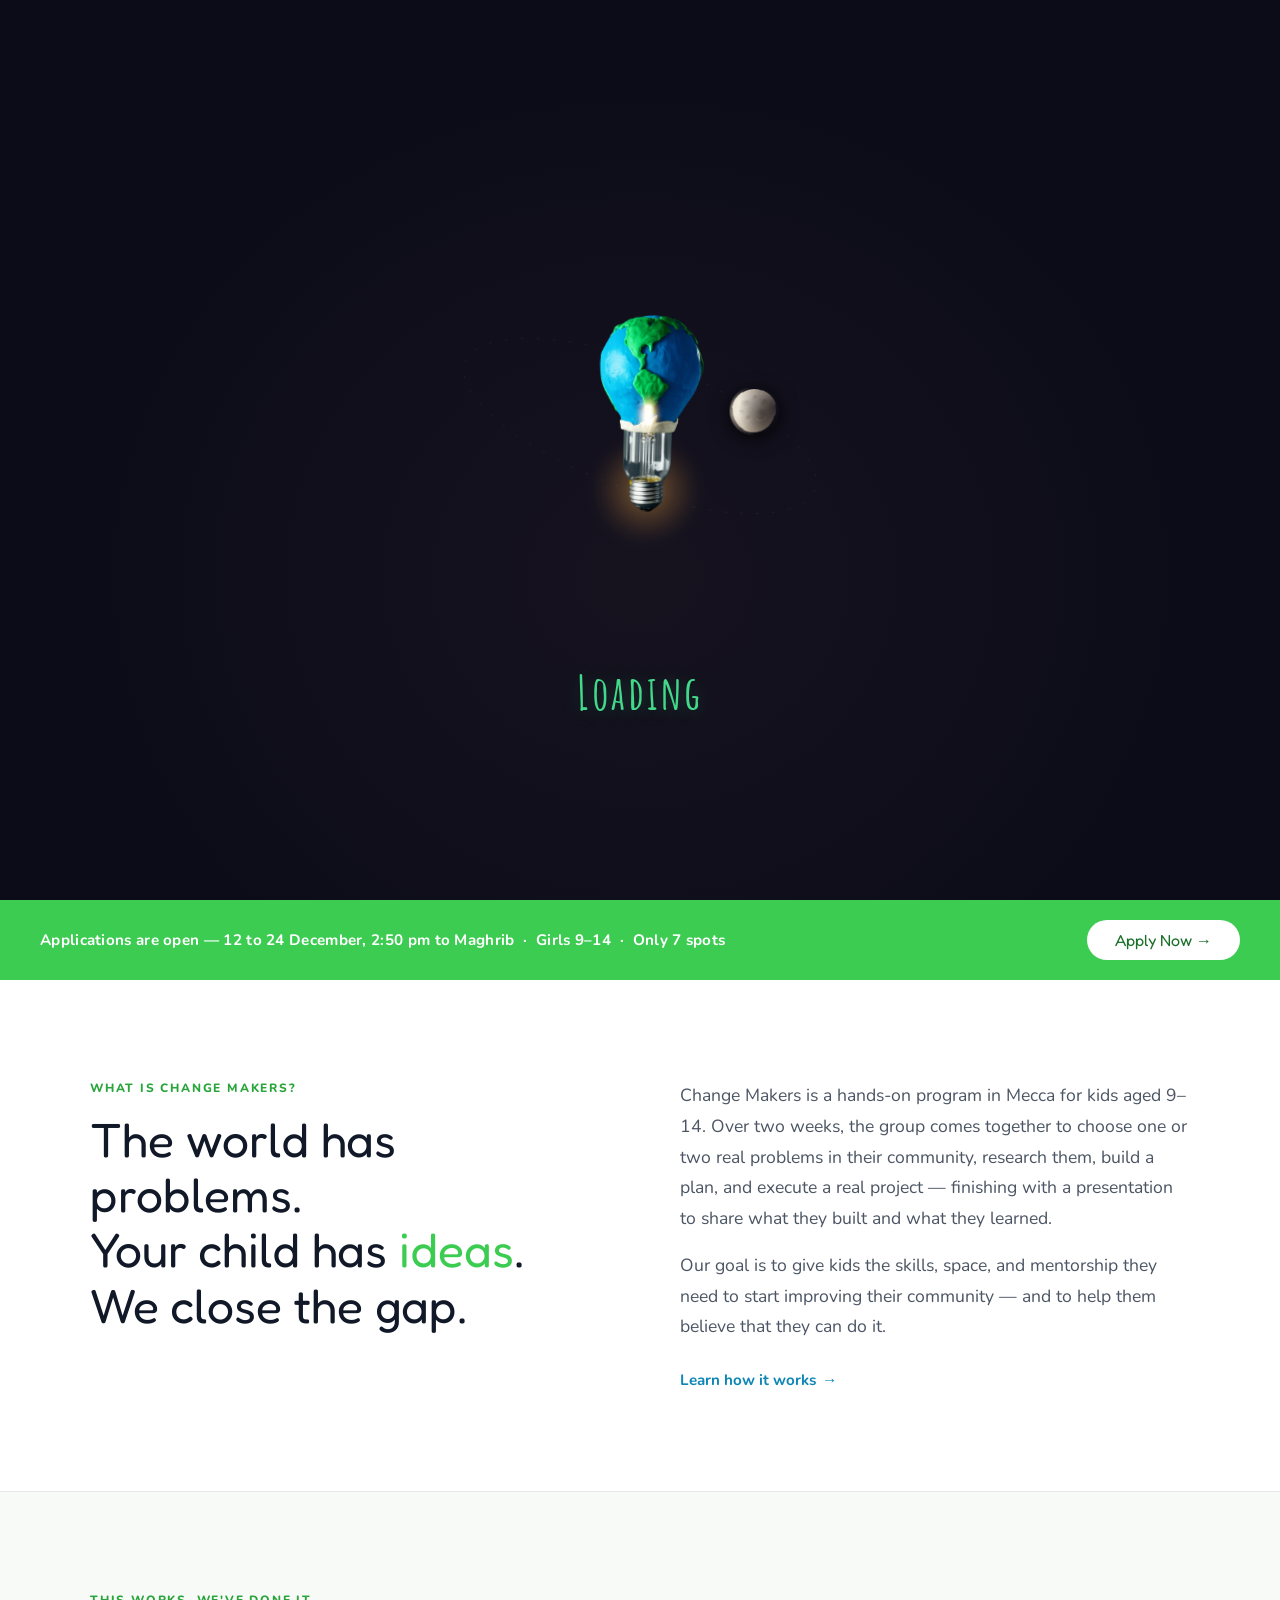
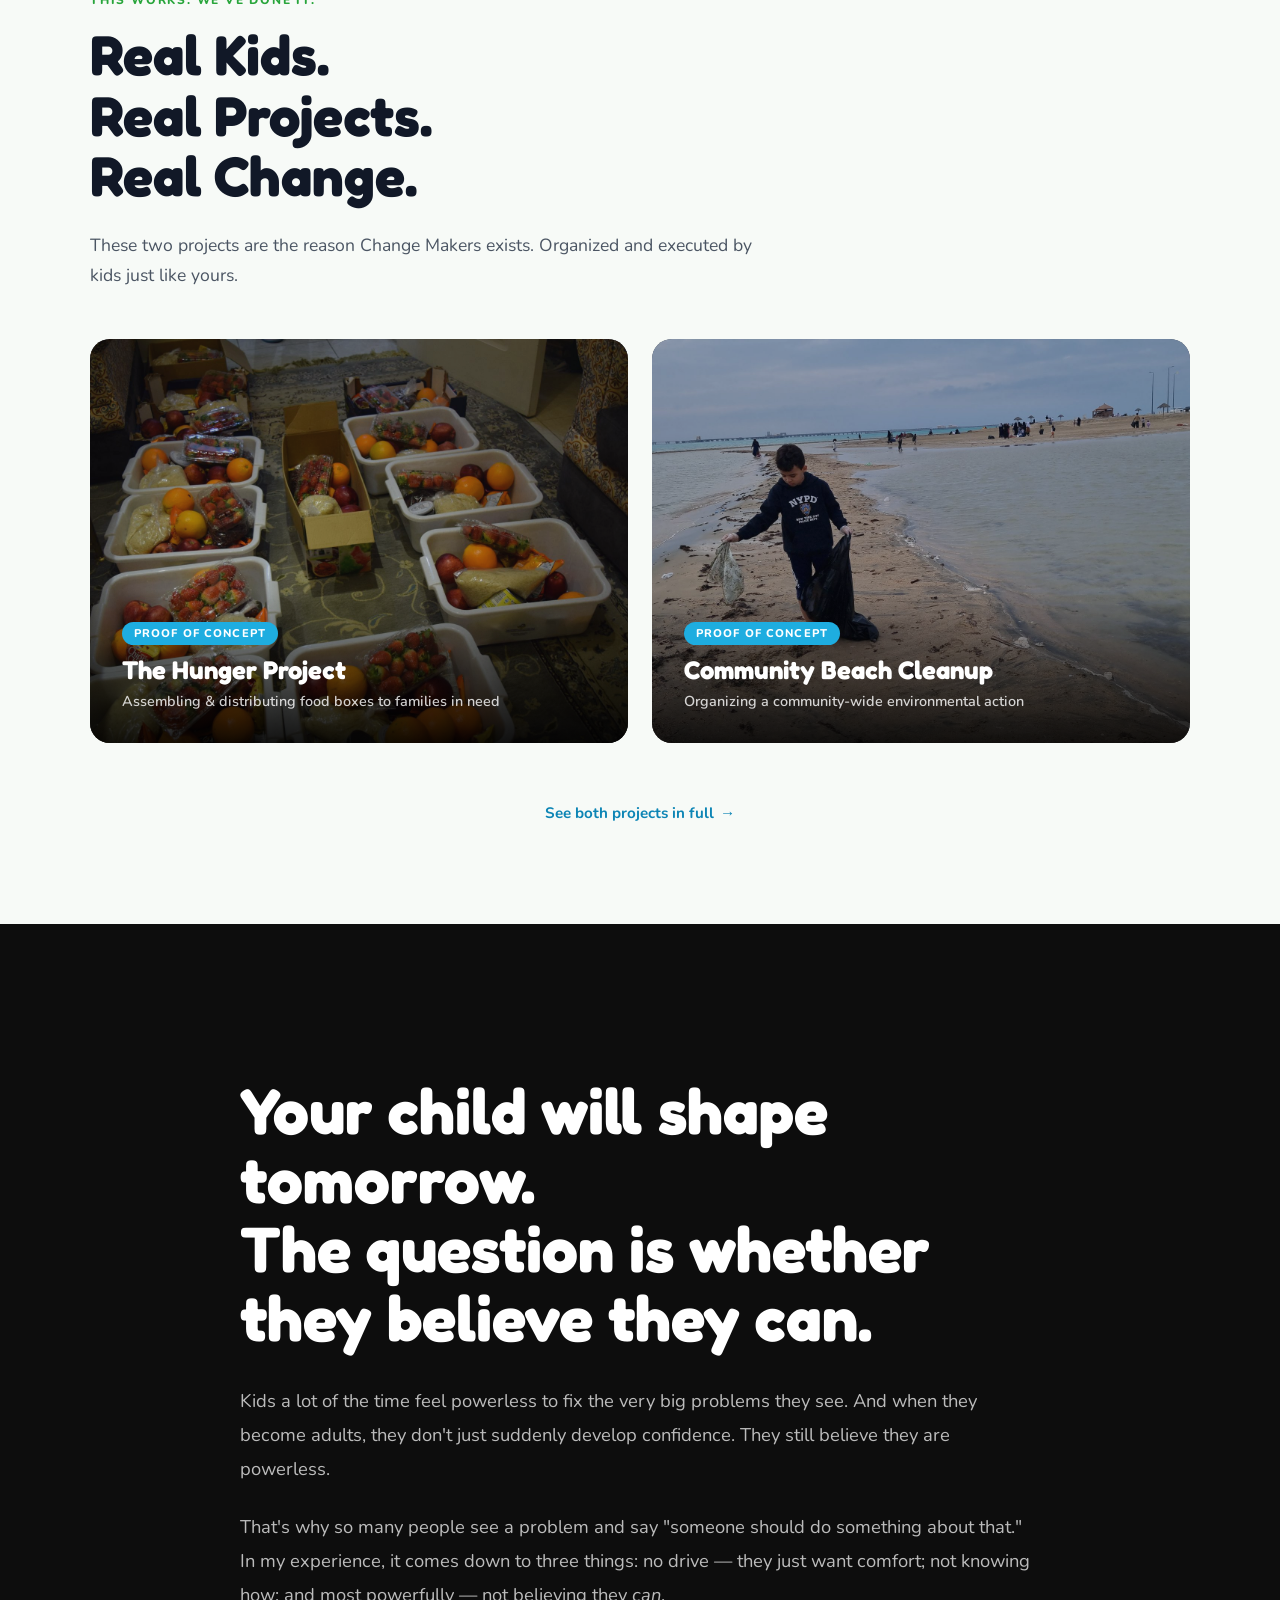
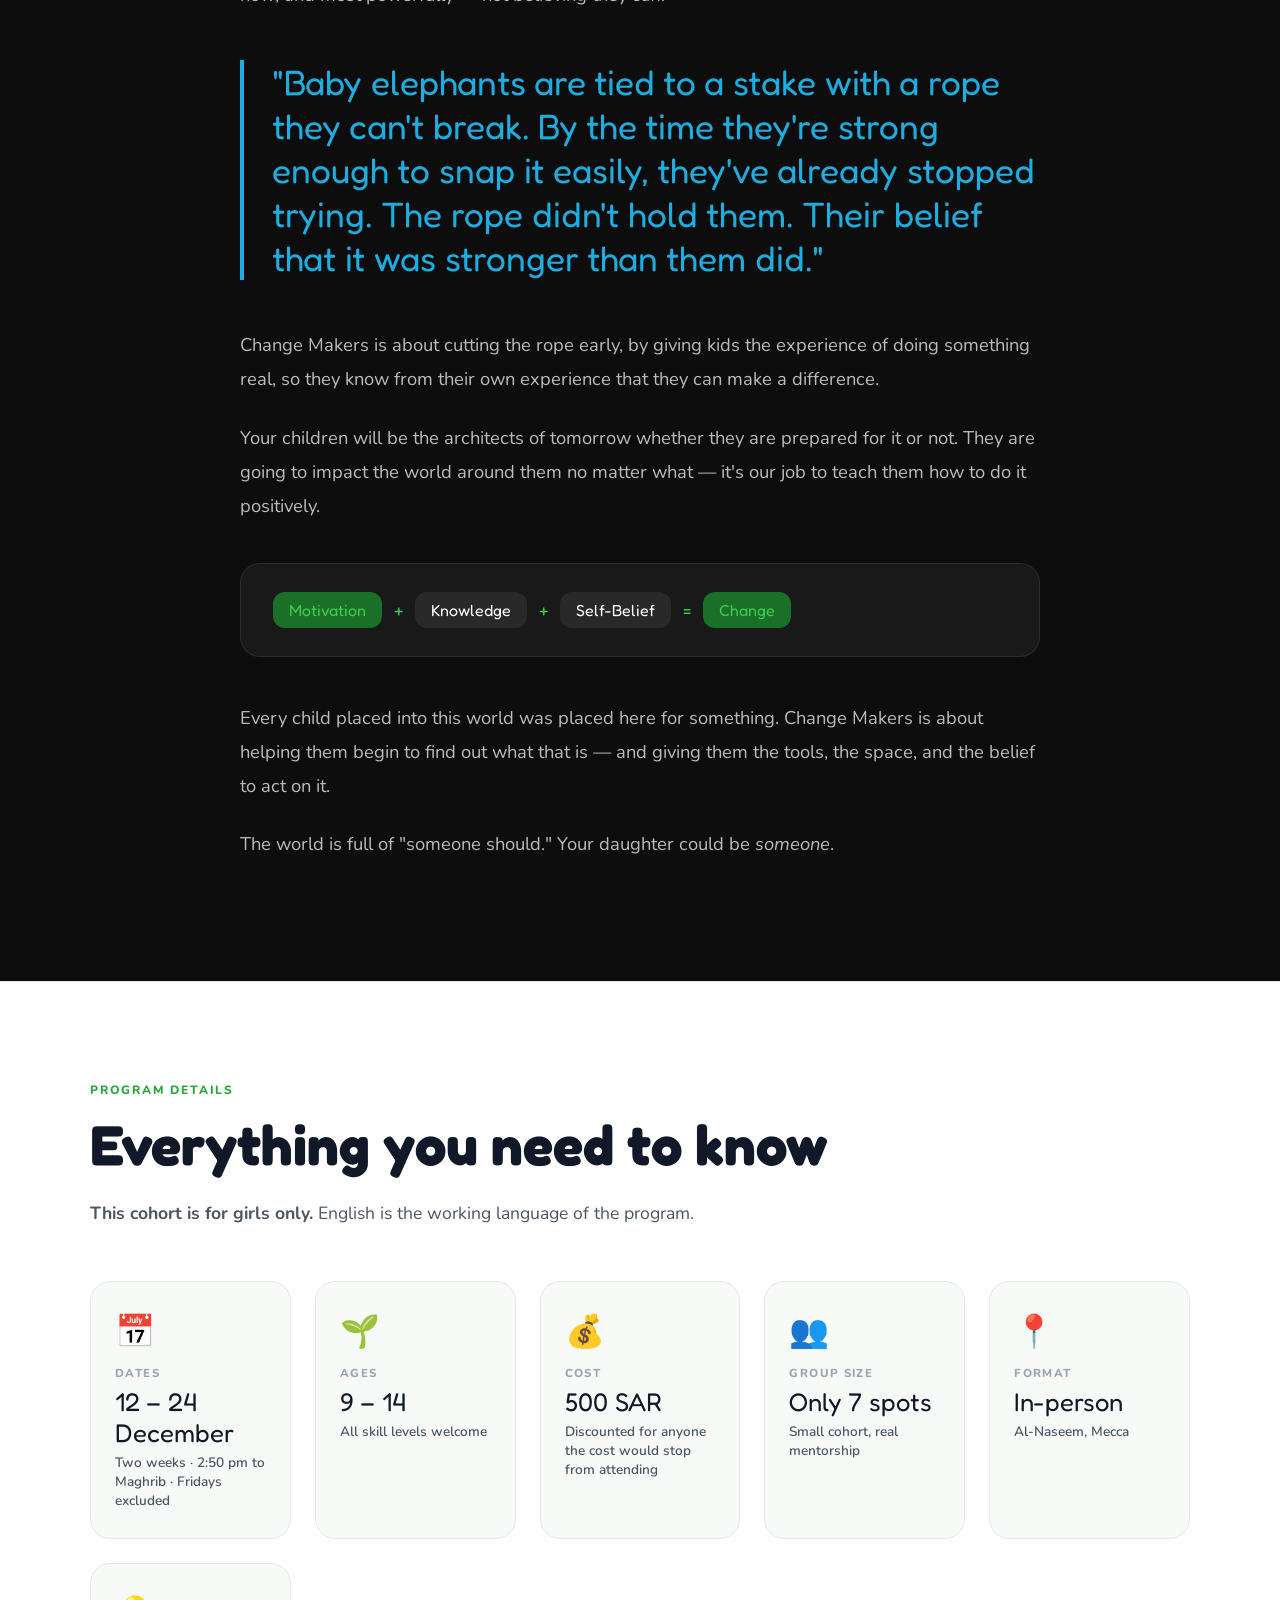
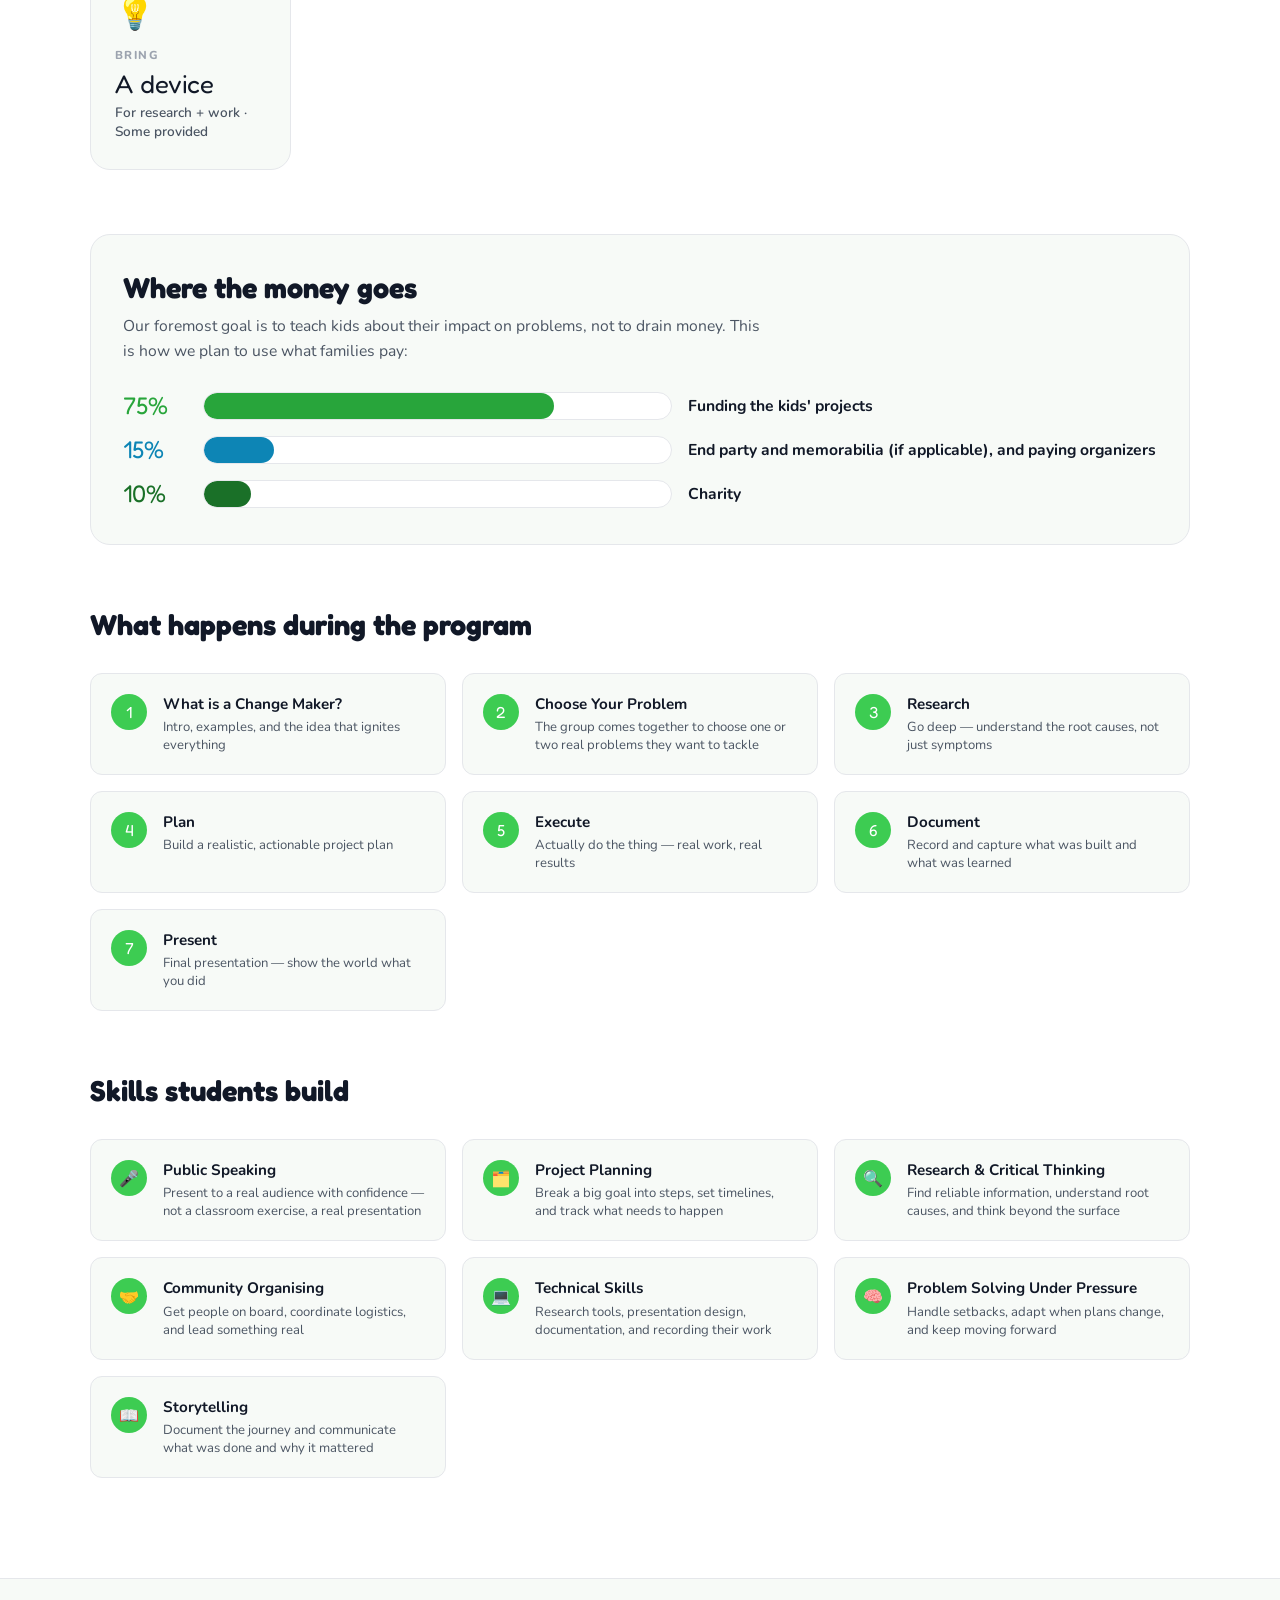
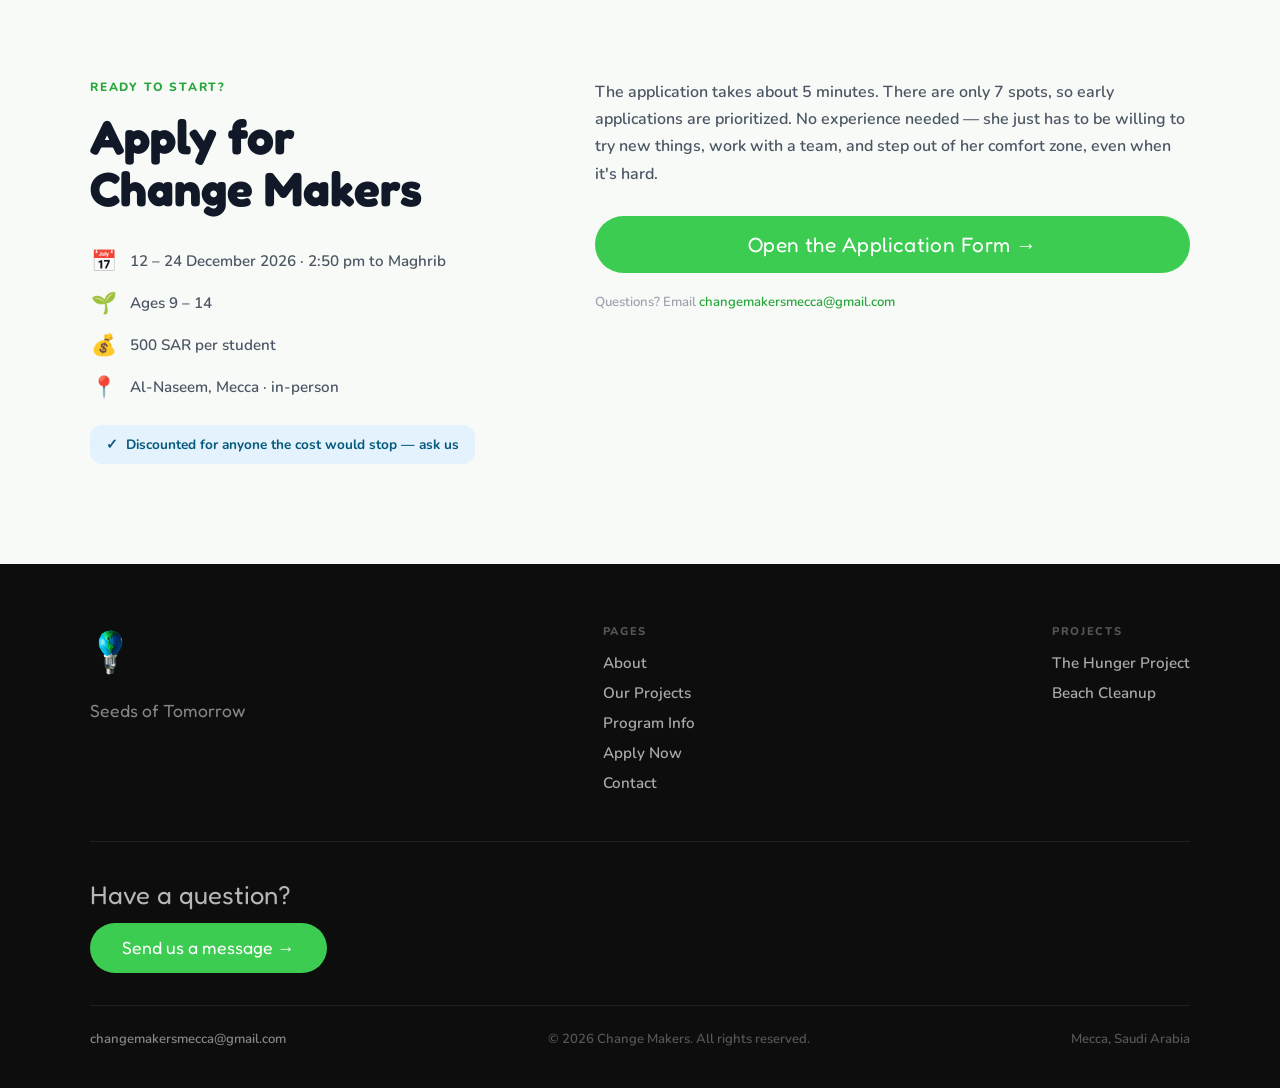
<file: index.html>
<!DOCTYPE html>
<html lang="en">
<head>
  <meta charset="UTF-8">
  <meta name="viewport" content="width=device-width, initial-scale=1.0">
  <title>Change Makers — Seeds of Tomorrow</title>
  <meta name="description" content="A hands-on program in Mecca teaching girls aged 9–14 to identify problems in their community and do something real about them. 12–24 December, Al-Naseem. Only 7 spots.">
  <link rel="preconnect" href="https://fonts.googleapis.com">
  <link rel="preconnect" href="https://fonts.gstatic.com" crossorigin>
  <link rel="stylesheet" href="https://fonts.googleapis.com/css2?family=Amatic+SC:wght@700&display=swap">
  <link rel="stylesheet" href="css/styles.css?v=5">
  <!-- Favicon: logo -->
  <link rel="icon" href="assets/favicon-192.png" type="image/png" sizes="192x192">
  <link rel="apple-touch-icon" href="assets/favicon-192.png">
</head>
<body>

  <!-- ========================
       LOADER — Clay Moon animation, fades out when images load
       ======================== -->
  <div id="cm-loader" aria-hidden="true">
    <div class="cl-stage">

      <!-- Tilted orbit ring -->
      <svg overflow="visible" style="position:absolute;left:50%;top:50%;transform:translate(-50%,-50%);pointer-events:none;" width="440" height="220" viewBox="-220 -110 440 220">
        <ellipse cx="0" cy="0" rx="186" ry="64" fill="none" stroke="rgba(255,255,255,0.06)" stroke-width="0.75" stroke-dasharray="3 13" transform="rotate(20)"></ellipse>
      </svg>

      <!-- Clay moon -->
      <div id="cl-moon" style="position:absolute;left:50%;top:50%;z-index:1;pointer-events:none;will-change:transform;">
        <div style="position:relative;width:50px;height:50px;filter:drop-shadow(0 4px 10px rgba(0,0,0,0.6)) drop-shadow(0 2px 4px rgba(0,0,0,0.45));">
          <svg width="50" height="50" viewBox="0 0 80 80" style="position:absolute;inset:0;display:block;overflow:visible;">
            <defs>
              <filter id="cl-warp" x="-25%" y="-25%" width="150%" height="150%">
                <feTurbulence type="fractalNoise" baseFrequency="0.018 0.022" numOctaves="2" seed="11" result="w"></feTurbulence>
                <feDisplacementMap in="SourceGraphic" in2="w" scale="5.5" xChannelSelector="R" yChannelSelector="G"></feDisplacementMap>
              </filter>
              <filter id="cl-bump" x="0%" y="0%" width="100%" height="100%">
                <feTurbulence type="fractalNoise" baseFrequency="0.085" numOctaves="3" seed="6" result="n"></feTurbulence>
                <feDiffuseLighting in="n" surfaceScale="2.1" diffuseConstant="1.15" lighting-color="#fff6e9" result="b">
                  <feDistantLight azimuth="258" elevation="52"></feDistantLight>
                </feDiffuseLighting>
              </filter>
              <filter id="cl-grain" x="0%" y="0%" width="100%" height="100%">
                <feTurbulence type="fractalNoise" baseFrequency="0.62" numOctaves="2" seed="3" result="g"></feTurbulence>
                <feColorMatrix in="g" type="matrix" values="0 0 0 0 0.36  0 0 0 0 0.32  0 0 0 0 0.27  0 0 0 0.6 0"></feColorMatrix>
              </filter>
              <radialGradient id="cl-base" cx="38%" cy="33%" r="68%">
                <stop offset="0%" stop-color="#e7ddca"></stop>
                <stop offset="46%" stop-color="#cdc0a8"></stop>
                <stop offset="100%" stop-color="#9b8c79"></stop>
              </radialGradient>
              <radialGradient id="cl-core" cx="68%" cy="72%" r="60%">
                <stop offset="0%" stop-color="#54483c" stop-opacity="0.6"></stop>
                <stop offset="100%" stop-color="#54483c" stop-opacity="0"></stop>
              </radialGradient>
              <radialGradient id="cl-dimple" cx="50%" cy="34%" r="60%">
                <stop offset="0%" stop-color="#7d6f5d" stop-opacity="0.7"></stop>
                <stop offset="55%" stop-color="#9b8b76" stop-opacity="0.25"></stop>
                <stop offset="100%" stop-color="#efe6d4" stop-opacity="0.5"></stop>
              </radialGradient>
              <clipPath id="cl-clip"><circle cx="40" cy="40" r="35"></circle></clipPath>
            </defs>
            <g filter="url(#cl-warp)">
              <g clip-path="url(#cl-clip)">
                <circle cx="40" cy="40" r="35" fill="url(#cl-base)"></circle>
                <circle cx="40" cy="40" r="35" fill="#888" filter="url(#cl-bump)" style="mix-blend-mode:soft-light" opacity="0.85"></circle>
                <circle cx="40" cy="40" r="35" filter="url(#cl-grain)" style="mix-blend-mode:overlay" opacity="0.5"></circle>
                <circle cx="40" cy="40" r="35" fill="url(#cl-core)"></circle>
                <g style="mix-blend-mode:multiply" opacity="0.55">
                  <circle cx="27" cy="29" r="7.5" fill="url(#cl-dimple)"></circle>
                  <circle cx="51" cy="46" r="9.5" fill="url(#cl-dimple)"></circle>
                  <circle cx="30" cy="52" r="5" fill="url(#cl-dimple)"></circle>
                  <circle cx="55" cy="26" r="5.6" fill="url(#cl-dimple)"></circle>
                  <circle cx="41" cy="18" r="3.6" fill="url(#cl-dimple)"></circle>
                  <circle cx="20" cy="42" r="4.2" fill="url(#cl-dimple)"></circle>
                </g>
                <g fill="none" stroke="rgba(247,240,226,0.5)" stroke-width="1.1" style="mix-blend-mode:screen">
                  <path d="M21 33 A7.5 7.5 0 0 0 33 31"></path>
                  <path d="M43 53 A9.5 9.5 0 0 0 59 49"></path>
                  <path d="M26 55 A5 5 0 0 0 34 53"></path>
                </g>
                <ellipse cx="31" cy="27" rx="20" ry="15" fill="#fbf5ea" opacity="0.16" style="mix-blend-mode:soft-light"></ellipse>
              </g>
            </g>
          </svg>
          <div id="cl-lit" style="position:absolute;inset:0;border-radius:50%;mix-blend-mode:screen;pointer-events:none;"></div>
          <div id="cl-shade" style="position:absolute;inset:0;border-radius:50%;mix-blend-mode:multiply;pointer-events:none;"></div>
          <div id="cl-eclipse" style="position:absolute;inset:0;border-radius:50%;background:radial-gradient(circle at 50% 50%, rgba(74,26,18,0.55) 0%, rgba(30,12,10,0.92) 70%);mix-blend-mode:multiply;opacity:0;pointer-events:none;"></div>
        </div>
      </div>

      <!-- Logo with bulb glow -->
      <div id="cl-logo" style="position:absolute;left:50%;top:50%;transform:translate(-50%,-50%);z-index:3;pointer-events:none;will-change:transform;">
        <div style="position:relative;display:inline-block;">
          <div id="cl-bulb-glow" style="position:absolute;left:50%;top:78%;transform:translate(-50%,-50%);width:110px;height:110px;background:radial-gradient(circle at 50% 50%, rgba(255,198,96,0.85) 0%, rgba(255,170,64,0.4) 32%, transparent 66%);filter:blur(8px);pointer-events:none;border-radius:50%;opacity:0.55;"></div>
          <img src="assets/Logo.png" alt="" style="display:block;height:260px;width:auto;position:relative;">
          <div id="cl-filament" style="position:absolute;left:50%;top:50%;transform:translate(-50%,-50%);width:30px;height:46px;pointer-events:none;mix-blend-mode:screen;">
            <div style="position:absolute;inset:0;background:radial-gradient(ellipse 52% 64% at 50% 48%, rgba(255,247,224,1) 0%, rgba(255,210,124,0.8) 46%, transparent 76%);filter:blur(2px);"></div>
            <div style="position:absolute;left:50%;top:46%;transform:translate(-50%,-50%);width:9px;height:22px;border-radius:5px;background:#fffdf2;filter:blur(1px);"></div>
          </div>
        </div>
      </div>

    </div>

    <div class="cl-label">Loading</div>
  </div>

  <!-- ========================
       NAV
       ======================== -->
  <header class="nav" role="banner">
    <div class="nav-left">
      <a class="nav-logo" href="index.html" aria-label="Change Makers — home">
      <img src="assets/Logo.png" alt="Change Makers logo" height="44">
      <span class="nav-wordmark">Change Makers</span>
    </a>
      <a href="apply.html" class="nav-apply-btn" aria-label="Apply Now">Apply Now</a>
    </div>
    <button class="nav-menu-btn" id="menu-open" aria-label="Open menu" aria-expanded="false" aria-controls="menu-overlay">
      MENU
    </button>
  </header>

  <!-- ========================
       MENU OVERLAY
       ======================== -->
  <div class="menu-overlay" id="menu-overlay" role="dialog" aria-modal="true" aria-label="Site navigation">
    <button class="menu-close" id="menu-close" aria-label="Close menu">✕</button>
    <img src="assets/Logo.png" class="menu-logo" alt="" aria-hidden="true">

    <p class="menu-tagline">Seeds of Tomorrow</p>
    <nav aria-label="Main menu">
      <a href="about.html">About</a>
      <a href="projects.html">Our Projects</a>
      <a href="index.html#program">Program Info</a>
      <a href="apply.html">Apply Now</a>
      <a href="contact.html">Contact</a>
    </nav>
    <a href="contact.html" class="menu-contact-btn">Send us a message ✉</a>
    <a href="apply.html" class="menu-apply-btn">
      Apply for December 2026 ↗
    </a>
  </div>

  <!-- ========================
       HERO — GENERATIVE COLLAGE
       ======================== -->
  <section class="hero" aria-label="Hero image collage">
    <div class="collage-wrap" id="collage-wrap" role="img" aria-label="Generative collage — double-click to refresh">
      <!-- Filled by collage.js -->
    </div>
    <div class="swatch-bar" id="swatch-bar" aria-hidden="true">
      <!-- Color swatches filled by collage.js -->
    </div>
  </section>

  <!-- ========================
       CTA STRIP (first apply location)
       ======================== -->
  <div class="cta-strip" role="complementary" aria-label="Apply callout">
    <p>Applications are open — 12 to 24 December, 2:50 pm to Maghrib &nbsp;·&nbsp; Girls 9–14 &nbsp;·&nbsp; Only 7 spots</p>
    <a href="apply.html" class="btn-strip">Apply Now →</a>
  </div>

  <!-- ========================
       WHAT IS CHANGE MAKERS
       ======================== -->
  <section class="section what-is" id="about" aria-labelledby="what-is-title">
    <div class="section-inner">
      <div class="two-col">

        <div class="fade-up">
          <p class="section-label">What is Change Makers?</p>
          <div class="tagline-block">
            The world has problems.<br>
            Your child has <em>ideas</em>.
            <br>We close the gap.
          </div>
        </div>

        <div class="fade-up">
          <p class="section-body">
            Change Makers is a hands-on program in Mecca for kids aged 9–14. Over two weeks, the group comes together to choose one or two real problems in their community, research them, build a plan, and execute a real project — finishing with a presentation to share what they built and what they learned.
          </p>
          <p class="section-body" style="margin-top: 16px;">
            Our goal is to give kids the skills, space, and mentorship they need to start improving their community — and to help them believe that they can do it.
          </p>
          <a href="about.html" class="link-more">Learn how it works</a>
        </div>

      </div>
    </div>
  </section>

  <!-- ========================
       PROOF OF CONCEPT PROJECTS
       ======================== -->
  <section class="proof-section" id="projects" aria-labelledby="proof-title">
    <div class="section-inner">

      <p class="section-label fade-up">This works. We've done it.</p>
      <h2 class="section-title fade-up" id="proof-title">
        Real Kids.<br>Real Projects.<br>Real Change.
      </h2>
      <p class="section-body fade-up" style="margin-top: 0;">
        These two projects are the reason Change Makers exists. Organized and executed by kids just like yours.
      </p>

      <div class="projects-grid" style="margin-top: 48px;">

        <a href="projects/hunger.html" class="project-card fade-up" aria-label="The Hunger Project — read more">
          <img src="assets/images/projects/hunger/DSC_0549.JPG"
               alt="Assembled food boxes ready for distribution"
               class="project-card-img">
          <div class="project-card-info">
            <span class="project-card-tag">Proof of Concept</span>
            <h3 class="project-card-title">The Hunger Project</h3>
            <p class="project-card-sub">Assembling & distributing food boxes to families in need</p>
          </div>
        </a>

        <a href="projects/beach.html" class="project-card fade-up" aria-label="Community Beach Cleanup — read more">
          <img src="assets/images/projects/beach/20211218_164406.jpg"
               alt="A student picking up trash on the beach"
               class="project-card-img"
               style="object-position: 22% 55%;">
          <div class="project-card-info">
            <span class="project-card-tag">Proof of Concept</span>
            <h3 class="project-card-title">Community Beach Cleanup</h3>
            <p class="project-card-sub">Organizing a community-wide environmental action</p>
          </div>
        </a>

      </div>

      <div style="text-align: center; margin-top: 32px;">
        <a href="projects.html" class="link-more" style="display: inline-flex;">See both projects in full</a>
      </div>

    </div>
  </section>

  <!-- ========================
       WHY — THE ELEPHANT STORY
       ======================== -->
  <section class="why-section" id="why" aria-labelledby="why-title">
    <div class="why-inner">

      <p class="section-label fade-up">Why this program exists</p>
      <h2 class="section-title fade-up" id="why-title">
        Your child will shape tomorrow.<br>The question is whether they believe they can.
      </h2>

      <div class="why-body fade-up">
        <p>
          Kids a lot of the time feel powerless to fix the very big problems they see. And when they become adults, they don't just suddenly develop confidence. They still believe they are powerless.
        </p>
        <p>
          That's why so many people see a problem and say "someone should do something about that." In my experience, it comes down to three things: no drive — they just want comfort; not knowing how; and most powerfully — not believing they <em>can</em>.
        </p>
      </div>

      <blockquote class="why-quote fade-up">
        "Baby elephants are tied to a stake with a rope they can't break. By the time they're strong enough to snap it easily, they've already stopped trying. The rope didn't hold them. Their belief that it was stronger than them did."
      </blockquote>

      <div class="why-body fade-up">
        <p>
          Change Makers is about cutting the rope early, by giving kids the experience of doing something real, so they know from their own experience that they can make a difference.
        </p>
        <p>
          Your children will be the architects of tomorrow whether they are prepared for it or not. They are going to impact the world around them no matter what — it's our job to teach them how to do it positively.
        </p>
      </div>

      <div class="why-formula fade-up" aria-label="Change formula">
        <div class="formula-part highlight">Motivation</div>
        <span class="formula-eq">+</span>
        <div class="formula-part">Knowledge</div>
        <span class="formula-eq">+</span>
        <div class="formula-part">Self-Belief</div>
        <span class="formula-eq">=</span>
        <div class="formula-part highlight">Change</div>
      </div>

      <div class="why-body fade-up" style="margin-top: 44px;">
        <p>
          Every child placed into this world was placed here for something. Change Makers is about helping them begin to find out what that is — and giving them the tools, the space, and the belief to act on it.
        </p>
        <p>
          The world is full of "someone should." Your daughter could be <em>someone</em>.
        </p>
      </div>

    </div>
  </section>

  <!-- ========================
       PROGRAM INFO
       ======================== -->
  <section class="program-section section" id="program" aria-labelledby="program-title">
    <div class="section-inner">

      <p class="section-label fade-up">Program details</p>
      <h2 class="section-title fade-up" id="program-title">Everything you need to know</h2>
      <p class="section-body fade-up" style="margin-top:8px;"><strong>This cohort is for girls only.</strong> English is the working language of the program.</p>

      <div class="program-details">
        <div class="detail-card fade-up">
          <div class="detail-icon">📅</div>
          <div class="detail-label">Dates</div>
          <div class="detail-value">12 – 24 December</div>
          <div class="detail-sub">Two weeks · 2:50 pm to Maghrib · Fridays excluded</div>
        </div>
        <div class="detail-card fade-up">
          <div class="detail-icon">🌱</div>
          <div class="detail-label">Ages</div>
          <div class="detail-value">9 – 14</div>
          <div class="detail-sub">All skill levels welcome</div>
        </div>
        <div class="detail-card fade-up">
          <div class="detail-icon">💰</div>
          <div class="detail-label">Cost</div>
          <div class="detail-value">500 SAR</div>
          <div class="detail-sub">Discounted for anyone the cost would stop from attending</div>
        </div>
        <div class="detail-card fade-up">
          <div class="detail-icon">👥</div>
          <div class="detail-label">Group size</div>
          <div class="detail-value">Only 7 spots</div>
          <div class="detail-sub">Small cohort, real mentorship</div>
        </div>
        <div class="detail-card fade-up">
          <div class="detail-icon">📍</div>
          <div class="detail-label">Format</div>
          <div class="detail-value">In-person</div>
          <div class="detail-sub">Al-Naseem, Mecca</div>
        </div>
        <div class="detail-card fade-up">
          <div class="detail-icon">💡</div>
          <div class="detail-label">Bring</div>
          <div class="detail-value">A device</div>
          <div class="detail-sub">For research + work · Some provided</div>
        </div>
      </div>

      <div class="money-split fade-up">
        <h3 class="money-title">Where the money goes</h3>
        <p class="money-intro">Our foremost goal is to teach kids about their impact on problems, not to drain money. This is how we plan to use what families pay:</p>
        <div class="money-rows">
          <div class="money-row">
            <div class="money-pct money-pct--green">75%</div>
            <div class="money-track"><div class="money-fill money-fill--green" style="width:75%"></div></div>
            <div class="money-label">Funding the kids' projects</div>
          </div>
          <div class="money-row">
            <div class="money-pct money-pct--blue">15%</div>
            <div class="money-track"><div class="money-fill money-fill--blue" style="width:15%"></div></div>
            <div class="money-label">End party and memorabilia (if applicable), and paying organizers</div>
          </div>
          <div class="money-row">
            <div class="money-pct money-pct--deep">10%</div>
            <div class="money-track"><div class="money-fill money-fill--deep" style="width:10%"></div></div>
            <div class="money-label">Charity</div>
          </div>
        </div>
      </div>

      <div class="program-steps fade-up" style="margin-top: 64px;">
        <h3 class="program-steps-title">What happens during the program</h3>
        <div class="steps-list">
          <div class="step-item">
            <div class="step-num">1</div>
            <div>
              <div class="step-text">What is a Change Maker?</div>
              <div class="step-sub">Intro, examples, and the idea that ignites everything</div>
            </div>
          </div>
          <div class="step-item">
            <div class="step-num">2</div>
            <div>
              <div class="step-text">Choose Your Problem</div>
              <div class="step-sub">The group comes together to choose one or two real problems they want to tackle</div>
            </div>
          </div>
          <div class="step-item">
            <div class="step-num">3</div>
            <div>
              <div class="step-text">Research</div>
              <div class="step-sub">Go deep — understand the root causes, not just symptoms</div>
            </div>
          </div>
          <div class="step-item">
            <div class="step-num">4</div>
            <div>
              <div class="step-text">Plan</div>
              <div class="step-sub">Build a realistic, actionable project plan</div>
            </div>
          </div>
          <div class="step-item">
            <div class="step-num">5</div>
            <div>
              <div class="step-text">Execute</div>
              <div class="step-sub">Actually do the thing — real work, real results</div>
            </div>
          </div>
          <div class="step-item">
            <div class="step-num">6</div>
            <div>
              <div class="step-text">Document</div>
              <div class="step-sub">Record and capture what was built and what was learned</div>
            </div>
          </div>
          <div class="step-item">
            <div class="step-num">7</div>
            <div>
              <div class="step-text">Present</div>
              <div class="step-sub">Final presentation — show the world what you did</div>
            </div>
          </div>
        </div>

        <!-- Skills students build -->
        <div style="margin-top:64px;" class="fade-up">
          <h3 class="program-steps-title">Skills students build</h3>
          <div class="steps-list">
            <div class="step-item">
              <div class="step-num">🎤</div>
              <div>
                <div class="step-text">Public Speaking</div>
                <div class="step-sub">Present to a real audience with confidence — not a classroom exercise, a real presentation</div>
              </div>
            </div>
            <div class="step-item">
              <div class="step-num">🗂️</div>
              <div>
                <div class="step-text">Project Planning</div>
                <div class="step-sub">Break a big goal into steps, set timelines, and track what needs to happen</div>
              </div>
            </div>
            <div class="step-item">
              <div class="step-num">🔍</div>
              <div>
                <div class="step-text">Research &amp; Critical Thinking</div>
                <div class="step-sub">Find reliable information, understand root causes, and think beyond the surface</div>
              </div>
            </div>
            <div class="step-item">
              <div class="step-num">🤝</div>
              <div>
                <div class="step-text">Community Organising</div>
                <div class="step-sub">Get people on board, coordinate logistics, and lead something real</div>
              </div>
            </div>
            <div class="step-item">
              <div class="step-num">💻</div>
              <div>
                <div class="step-text">Technical Skills</div>
                <div class="step-sub">Research tools, presentation design, documentation, and recording their work</div>
              </div>
            </div>
            <div class="step-item">
              <div class="step-num">🧠</div>
              <div>
                <div class="step-text">Problem Solving Under Pressure</div>
                <div class="step-sub">Handle setbacks, adapt when plans change, and keep moving forward</div>
              </div>
            </div>
            <div class="step-item">
              <div class="step-num">📖</div>
              <div>
                <div class="step-text">Storytelling</div>
                <div class="step-sub">Document the journey and communicate what was done and why it mattered</div>
              </div>
            </div>
          </div>
        </div>
      </div>

    </div>
  </section>

  <!-- ========================
       APPLY (second location — full form)
       ======================== -->
  <section class="apply-section section" id="apply" aria-labelledby="apply-title">
    <div class="section-inner">

      <div class="apply-grid">

        <div class="apply-sidebar">
          <p class="section-label fade-up">Ready to start?</p>
          <h2 class="section-title fade-up" id="apply-title">
            Apply for<br>Change Makers
          </h2>
          <div class="apply-detail-list fade-up">
            <div class="apply-detail-row">
              <span>📅</span><span>12 – 24 December 2026 · 2:50 pm to Maghrib</span>
            </div>
            <div class="apply-detail-row">
              <span>🌱</span><span>Ages 9 – 14</span>
            </div>
            <div class="apply-detail-row">
              <span>💰</span><span>500 SAR per student</span>
            </div>
            <div class="apply-detail-row">
              <span>📍</span><span>Al-Naseem, Mecca · in-person</span>
            </div>
          </div>
          <div class="apply-badge fade-up">
            ✓ &nbsp;Discounted for anyone the cost would stop — ask us
          </div>
        </div>

        <div class="fade-up" style="display:flex;flex-direction:column;gap:20px;justify-content:center;">
          <p style="font-size:1rem;line-height:1.7;color:var(--gray-600);font-weight:600;">
            The application takes about 5 minutes. There are only 7 spots, so early applications are prioritized. No experience needed — she just has to be willing to try new things, work with a team, and step out of her comfort zone, even when it's hard.
          </p>
          <a href="apply.html"
             class="btn-submit"
             style="display:inline-flex;align-items:center;justify-content:center;gap:10px;text-decoration:none;font-size:1.3rem;">
            Open the Application Form →
          </a>
          <p style="font-size:0.82rem;color:var(--gray-400);font-weight:600;">
            Questions? Email <a href="mailto:changemakersmecca@gmail.com" style="color:var(--green-dark);">changemakersmecca@gmail.com</a>
          </p>
        </div>

      </div>
    </div>
  </section>

  <!-- ========================
       FOOTER
       ======================== -->
  <footer class="footer" role="contentinfo">
    <div class="footer-inner">
      <div class="footer-top">
        <div class="footer-brand">
          <img src="assets/Logo.png" alt="Change Makers logo" height="60">
          <p class="footer-tagline">Seeds of Tomorrow</p>
        </div>
        <nav class="footer-nav" aria-label="Footer navigation">
          <p class="footer-nav-label">Pages</p>
          <a href="about.html">About</a>
          <a href="projects.html">Our Projects</a>
          <a href="index.html#program">Program Info</a>
          <a href="apply.html">Apply Now</a>
          <a href="contact.html">Contact</a>
        </nav>
        <div class="footer-nav">
          <p class="footer-nav-label">Projects</p>
          <a href="projects/hunger.html">The Hunger Project</a>
          <a href="projects/beach.html">Beach Cleanup</a>
        </div>
      </div>
      <div class="footer-contact-cta">
        <p class="footer-contact-label">Have a question?</p>
        <a href="contact.html" class="footer-contact-btn">Send us a message →</a>
      </div>
      <div class="footer-bottom">
        <a href="mailto:changemakersmecca@gmail.com" class="footer-copy" style="color:rgba(255,255,255,0.5);">changemakersmecca@gmail.com</a>
        <p class="footer-copy">© 2026 Change Makers. All rights reserved.</p>
        <p class="footer-copy">Mecca, Saudi Arabia</p>
      </div>
    </div>
  </footer>

  <script src="js/collage.js?v=5"></script>
  <script src="js/main.js?v=5"></script>
  <script src="js/clay-moon.js"></script>
</body>
</html>
</file>
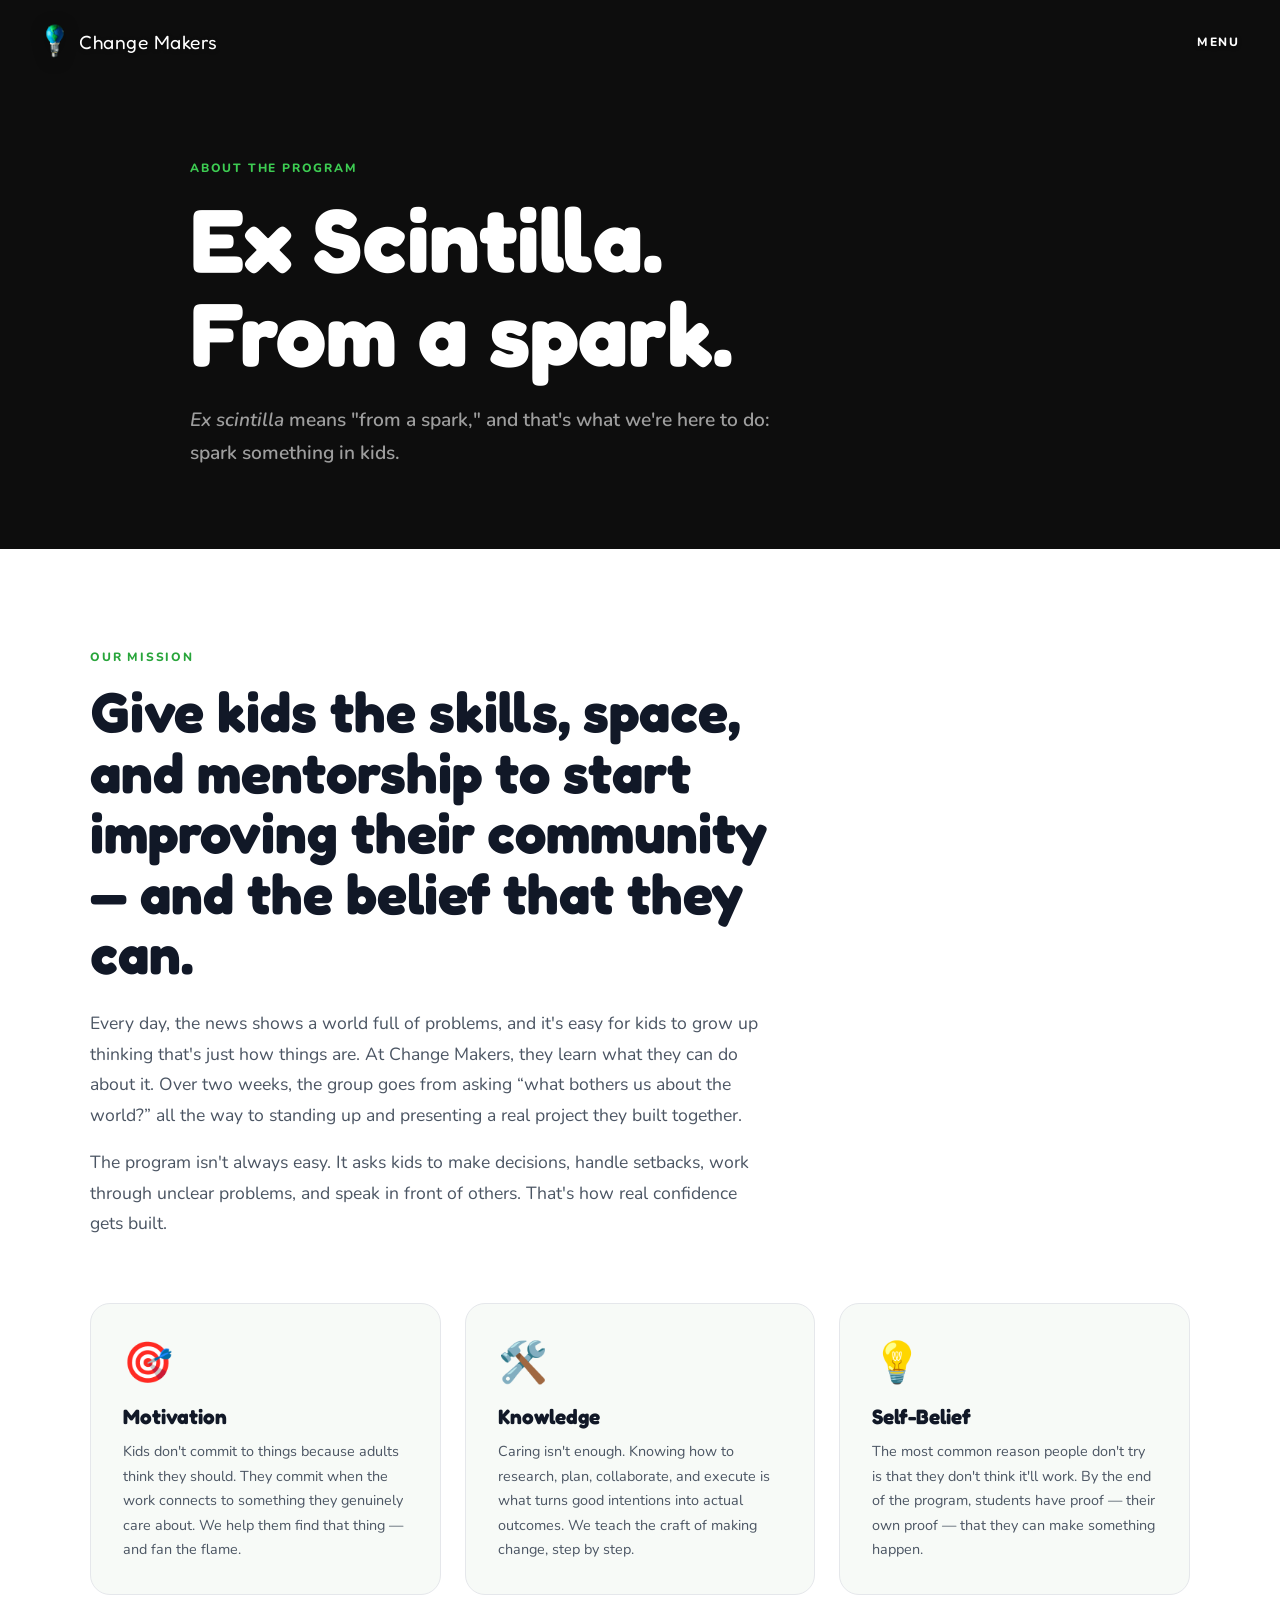
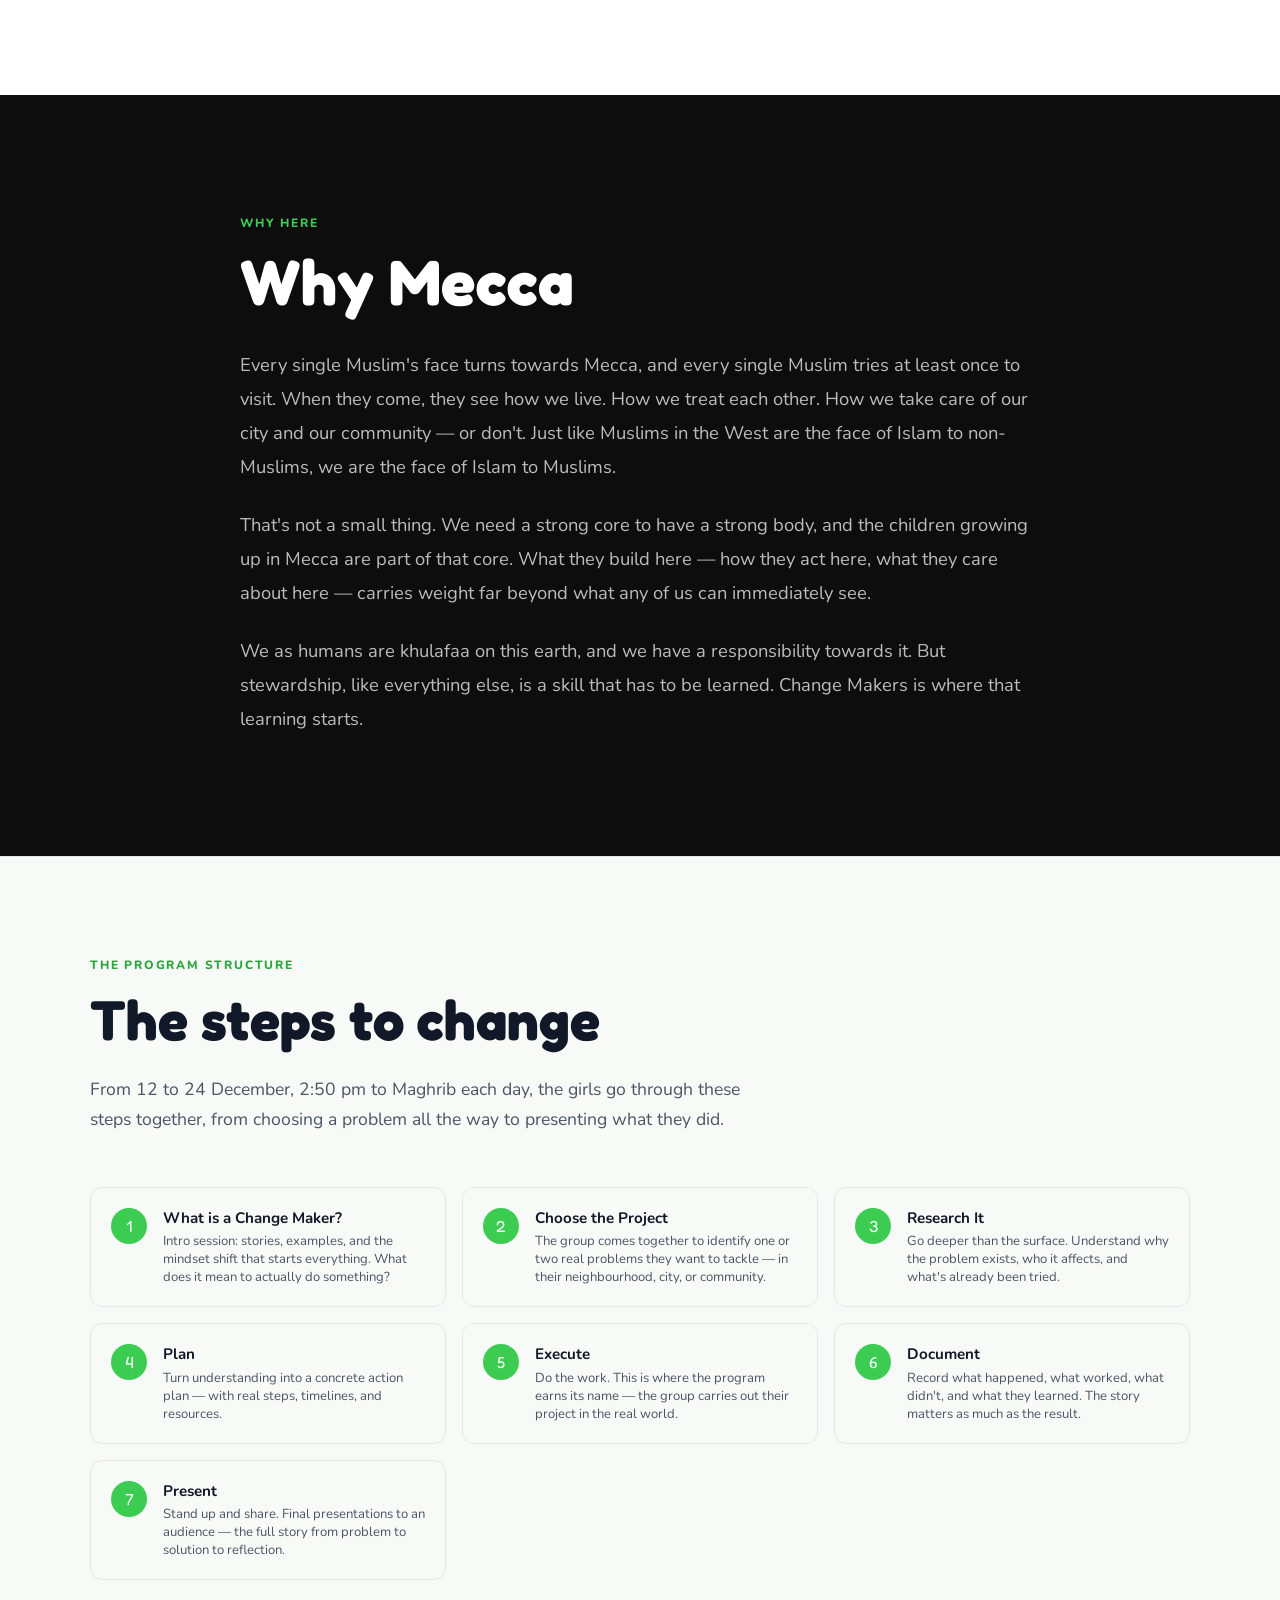
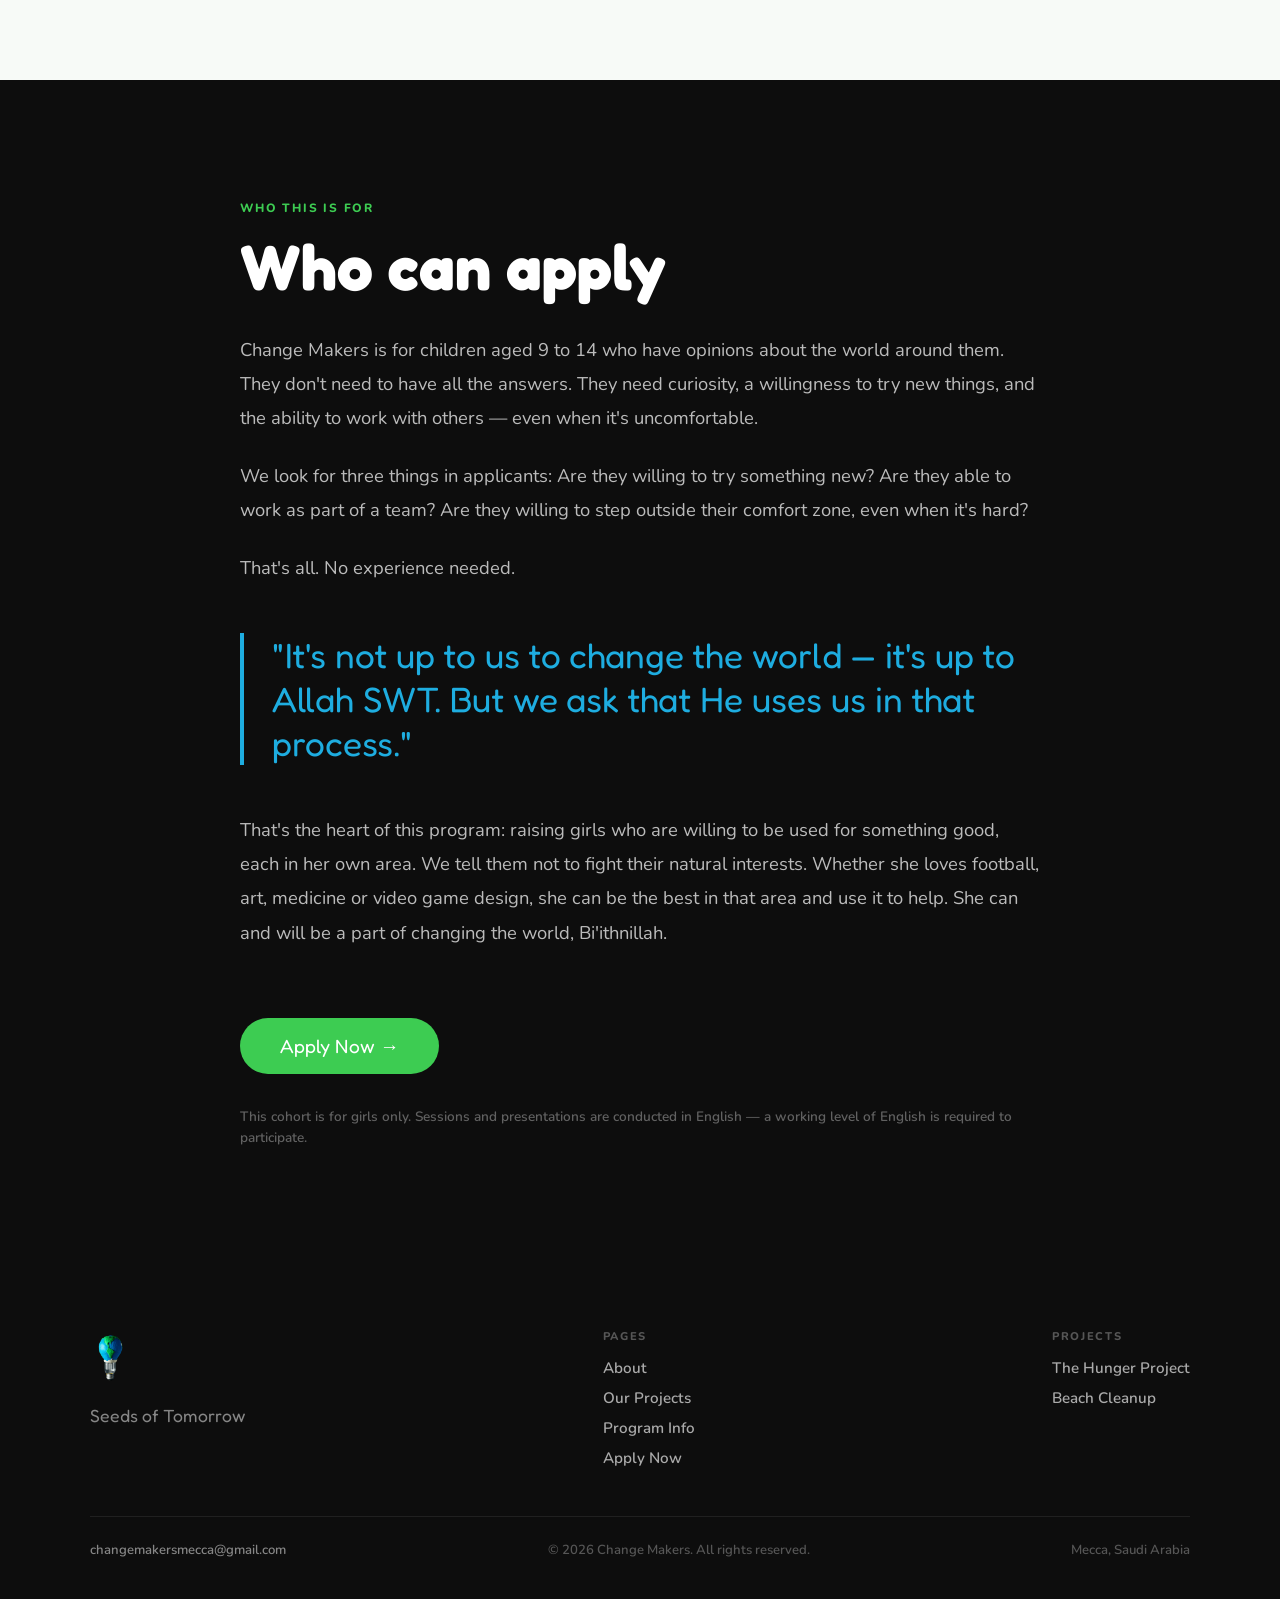
<file: about.html>
<!DOCTYPE html>
<html lang="en">
<head>
  <meta charset="UTF-8">
  <meta name="viewport" content="width=device-width, initial-scale=1.0">
  <title>About — Change Makers</title>
  <meta name="description" content="Change Makers is a hands-on program in Mecca that gives kids the skills, space, and mentorship to act on the problems they see around them.">
  <link rel="stylesheet" href="css/styles.css?v=5">
  <link rel="icon" href="assets/favicon-192.png" type="image/png" sizes="192x192">
  <link rel="apple-touch-icon" href="assets/favicon-192.png">
</head>
<body>

  <!-- NAV -->
  <header class="nav" role="banner">
    <div class="nav-left">
      <a class="nav-logo" href="index.html" aria-label="Change Makers — home">
      <img src="assets/Logo.png" alt="Change Makers logo" height="44">
      <span class="nav-wordmark">Change Makers</span>
    </a>
      <a href="apply.html" class="nav-apply-btn" aria-label="Apply Now">Apply Now</a>
    </div>
    <button class="nav-menu-btn" id="menu-open" aria-label="Open menu" aria-expanded="false" aria-controls="menu-overlay">
      MENU
    </button>
  </header>

  <!-- MENU OVERLAY -->
  <div class="menu-overlay" id="menu-overlay" role="dialog" aria-modal="true" aria-label="Site navigation">
    <button class="menu-close" id="menu-close" aria-label="Close menu">✕</button>
    <img src="assets/Logo.png" class="menu-logo" alt="" aria-hidden="true">

    <p class="menu-tagline">Seeds of Tomorrow</p>
    <nav aria-label="Main menu">
      <a href="about.html">About</a>
      <a href="projects.html">Our Projects</a>
      <a href="index.html#program">Program Info</a>
      <a href="apply.html">Apply Now</a>
    </nav>
  </div>

  <!-- PAGE HERO -->
  <section class="page-hero">
    <div class="page-hero-inner">
      <p class="section-label">About the Program</p>
      <h1 class="page-hero-title">Ex Scintilla.<br>From a spark.</h1>
      <p class="page-hero-sub">
        <em>Ex scintilla</em> means "from a spark," and that's what we're here to do: spark something in kids.
      </p>
    </div>
  </section>

  <!-- MISSION -->
  <section class="section about-philosophy" aria-labelledby="mission-title">
    <div class="section-inner">

      <div style="max-width: 720px; margin-bottom: 64px;">
        <p class="section-label fade-up">Our mission</p>
        <h2 class="section-title fade-up" id="mission-title">
          Give kids the skills, space, and mentorship to start improving their community — and the belief that they can.
        </h2>
        <p class="section-body fade-up" style="margin-top: 24px;">
          Every day, the news shows a world full of problems, and it's easy for kids to grow up thinking that's just how things are. At Change Makers, they learn what they can do about it. Over two weeks, the group goes from asking “what bothers us about the world?” all the way to standing up and presenting a real project they built together.
        </p>
        <p class="section-body fade-up" style="margin-top: 16px;">
          The program isn't always easy. It asks kids to make decisions, handle setbacks, work through unclear problems, and speak in front of others. That's how real confidence gets built.
        </p>
      </div>

      <div class="philosophy-grid">
        <div class="philosophy-card fade-up">
          <div class="philosophy-card-icon">🎯</div>
          <h3 class="philosophy-card-title">Motivation</h3>
          <p class="philosophy-card-body">
            Kids don't commit to things because adults think they should. They commit when the work connects to something they genuinely care about. We help them find that thing — and fan the flame.
          </p>
        </div>
        <div class="philosophy-card fade-up">
          <div class="philosophy-card-icon">🛠️</div>
          <h3 class="philosophy-card-title">Knowledge</h3>
          <p class="philosophy-card-body">
            Caring isn't enough. Knowing how to research, plan, collaborate, and execute is what turns good intentions into actual outcomes. We teach the craft of making change, step by step.
          </p>
        </div>
        <div class="philosophy-card fade-up">
          <div class="philosophy-card-icon">💡</div>
          <h3 class="philosophy-card-title">Self-Belief</h3>
          <p class="philosophy-card-body">
            The most common reason people don't try is that they don't think it'll work. By the end of the program, students have proof — their own proof — that they can make something happen.
          </p>
        </div>
      </div>

    </div>
  </section>

  <!-- WHY MECCA -->
  <section class="section why-section" aria-labelledby="why-mecca-title">
    <div class="why-inner">

      <p class="section-label fade-up" style="color:var(--green);">Why here</p>
      <h2 class="section-title fade-up" id="why-mecca-title" style="color:white;">
        Why Mecca
      </h2>

      <div class="why-body fade-up">
        <p>
          Every single Muslim's face turns towards Mecca, and every single Muslim tries at least once to visit. When they come, they see how we live. How we treat each other. How we take care of our city and our community — or don't. Just like Muslims in the West are the face of Islam to non-Muslims, we are the face of Islam to Muslims.
        </p>
        <p>
          That's not a small thing. We need a strong core to have a strong body, and the children growing up in Mecca are part of that core. What they build here — how they act here, what they care about here — carries weight far beyond what any of us can immediately see.
        </p>
        <p>
          We as humans are khulafaa on this earth, and we have a responsibility towards it. But stewardship, like everything else, is a skill that has to be learned. Change Makers is where that learning starts.
        </p>
      </div>

    </div>
  </section>

  <!-- HOW IT WORKS -->
  <section class="section" style="background: var(--off-white); border-top: 1px solid var(--gray-200);" aria-labelledby="how-title">
    <div class="section-inner">
      <p class="section-label fade-up">The program structure</p>
      <h2 class="section-title fade-up" id="how-title">The steps to change</h2>
      <p class="section-body fade-up" style="margin-bottom: 52px;">
        From 12 to 24 December, 2:50 pm to Maghrib each day, the girls go through these steps together, from choosing a problem all the way to presenting what they did.
      </p>

      <div class="steps-list">
        <div class="step-item fade-up">
          <div class="step-num">1</div>
          <div>
            <div class="step-text">What is a Change Maker?</div>
            <div class="step-sub">Intro session: stories, examples, and the mindset shift that starts everything. What does it mean to actually do something?</div>
          </div>
        </div>
        <div class="step-item fade-up">
          <div class="step-num">2</div>
          <div>
            <div class="step-text">Choose the Project</div>
            <div class="step-sub">The group comes together to identify one or two real problems they want to tackle — in their neighbourhood, city, or community.</div>
          </div>
        </div>
        <div class="step-item fade-up">
          <div class="step-num">3</div>
          <div>
            <div class="step-text">Research It</div>
            <div class="step-sub">Go deeper than the surface. Understand why the problem exists, who it affects, and what's already been tried.</div>
          </div>
        </div>
        <div class="step-item fade-up">
          <div class="step-num">4</div>
          <div>
            <div class="step-text">Plan</div>
            <div class="step-sub">Turn understanding into a concrete action plan — with real steps, timelines, and resources.</div>
          </div>
        </div>
        <div class="step-item fade-up">
          <div class="step-num">5</div>
          <div>
            <div class="step-text">Execute</div>
            <div class="step-sub">Do the work. This is where the program earns its name — the group carries out their project in the real world.</div>
          </div>
        </div>
        <div class="step-item fade-up">
          <div class="step-num">6</div>
          <div>
            <div class="step-text">Document</div>
            <div class="step-sub">Record what happened, what worked, what didn't, and what they learned. The story matters as much as the result.</div>
          </div>
        </div>
        <div class="step-item fade-up">
          <div class="step-num">7</div>
          <div>
            <div class="step-text">Present</div>
            <div class="step-sub">Stand up and share. Final presentations to an audience — the full story from problem to solution to reflection.</div>
          </div>
        </div>
      </div>
    </div>
  </section>

  <!-- WHO THIS IS FOR -->
  <section class="section why-section" aria-labelledby="who-title">
    <div class="why-inner">
      <p class="section-label" style="color: var(--green);">Who this is for</p>
      <h2 class="section-title fade-up" id="who-title" style="color: white;">
        Who can apply
      </h2>
      <div class="why-body fade-up">
        <p>
          Change Makers is for children aged 9 to 14 who have opinions about the world around them. They don't need to have all the answers. They need curiosity, a willingness to try new things, and the ability to work with others — even when it's uncomfortable.
        </p>
        <p>
          We look for three things in applicants: Are they willing to try something new? Are they able to work as part of a team? Are they willing to step outside their comfort zone, even when it's hard?
        </p>
        <p>
          That's all. No experience needed.
        </p>
      </div>
      <blockquote class="why-quote fade-up" style="margin-top:48px;">
        "It's not up to us to change the world — it's up to Allah SWT. But we ask that He uses us in that process."
      </blockquote>

      <div class="why-body fade-up">
        <p>
          That's the heart of this program: raising girls who are willing to be used for something good, each in her own area. We tell them not to fight their natural interests. Whether she loves football, art, medicine or video game design, she can be the best in that area and use it to help. She can and will be a part of changing the world, Bi'ithnillah.
        </p>
      </div>

      <div style="margin-top: 48px;">
        <a href="apply.html" class="menu-apply-btn" style="display: inline-flex; text-decoration: none;">Apply Now →</a>
      </div>

      <p style="margin-top:32px;font-size:0.85rem;color:rgba(255,255,255,0.35);font-weight:600;line-height:1.6;">
        This cohort is for girls only. Sessions and presentations are conducted in English — a working level of English is required to participate.
      </p>
    </div>
  </section>

  <!-- FOOTER -->
  <footer class="footer" role="contentinfo">
    <div class="footer-inner">
      <div class="footer-top">
        <div class="footer-brand">
          <img src="assets/Logo.png" alt="Change Makers logo" height="60">
          <p class="footer-tagline">Seeds of Tomorrow</p>
        </div>
        <nav class="footer-nav" aria-label="Footer navigation">
          <p class="footer-nav-label">Pages</p>
          <a href="about.html">About</a>
          <a href="projects.html">Our Projects</a>
          <a href="index.html#program">Program Info</a>
          <a href="apply.html">Apply Now</a>
        </nav>
        <div class="footer-nav">
          <p class="footer-nav-label">Projects</p>
          <a href="projects/hunger.html">The Hunger Project</a>
          <a href="projects/beach.html">Beach Cleanup</a>
        </div>
      </div>
      <div class="footer-bottom">
        <a href="mailto:changemakersmecca@gmail.com" class="footer-copy" style="color:rgba(255,255,255,0.5);">changemakersmecca@gmail.com</a>
        <p class="footer-copy">© 2026 Change Makers. All rights reserved.</p>
        <p class="footer-copy">Mecca, Saudi Arabia</p>
      </div>
    </div>
  </footer>

  <script src="js/main.js?v=5"></script>
</body>
</html>
</file>
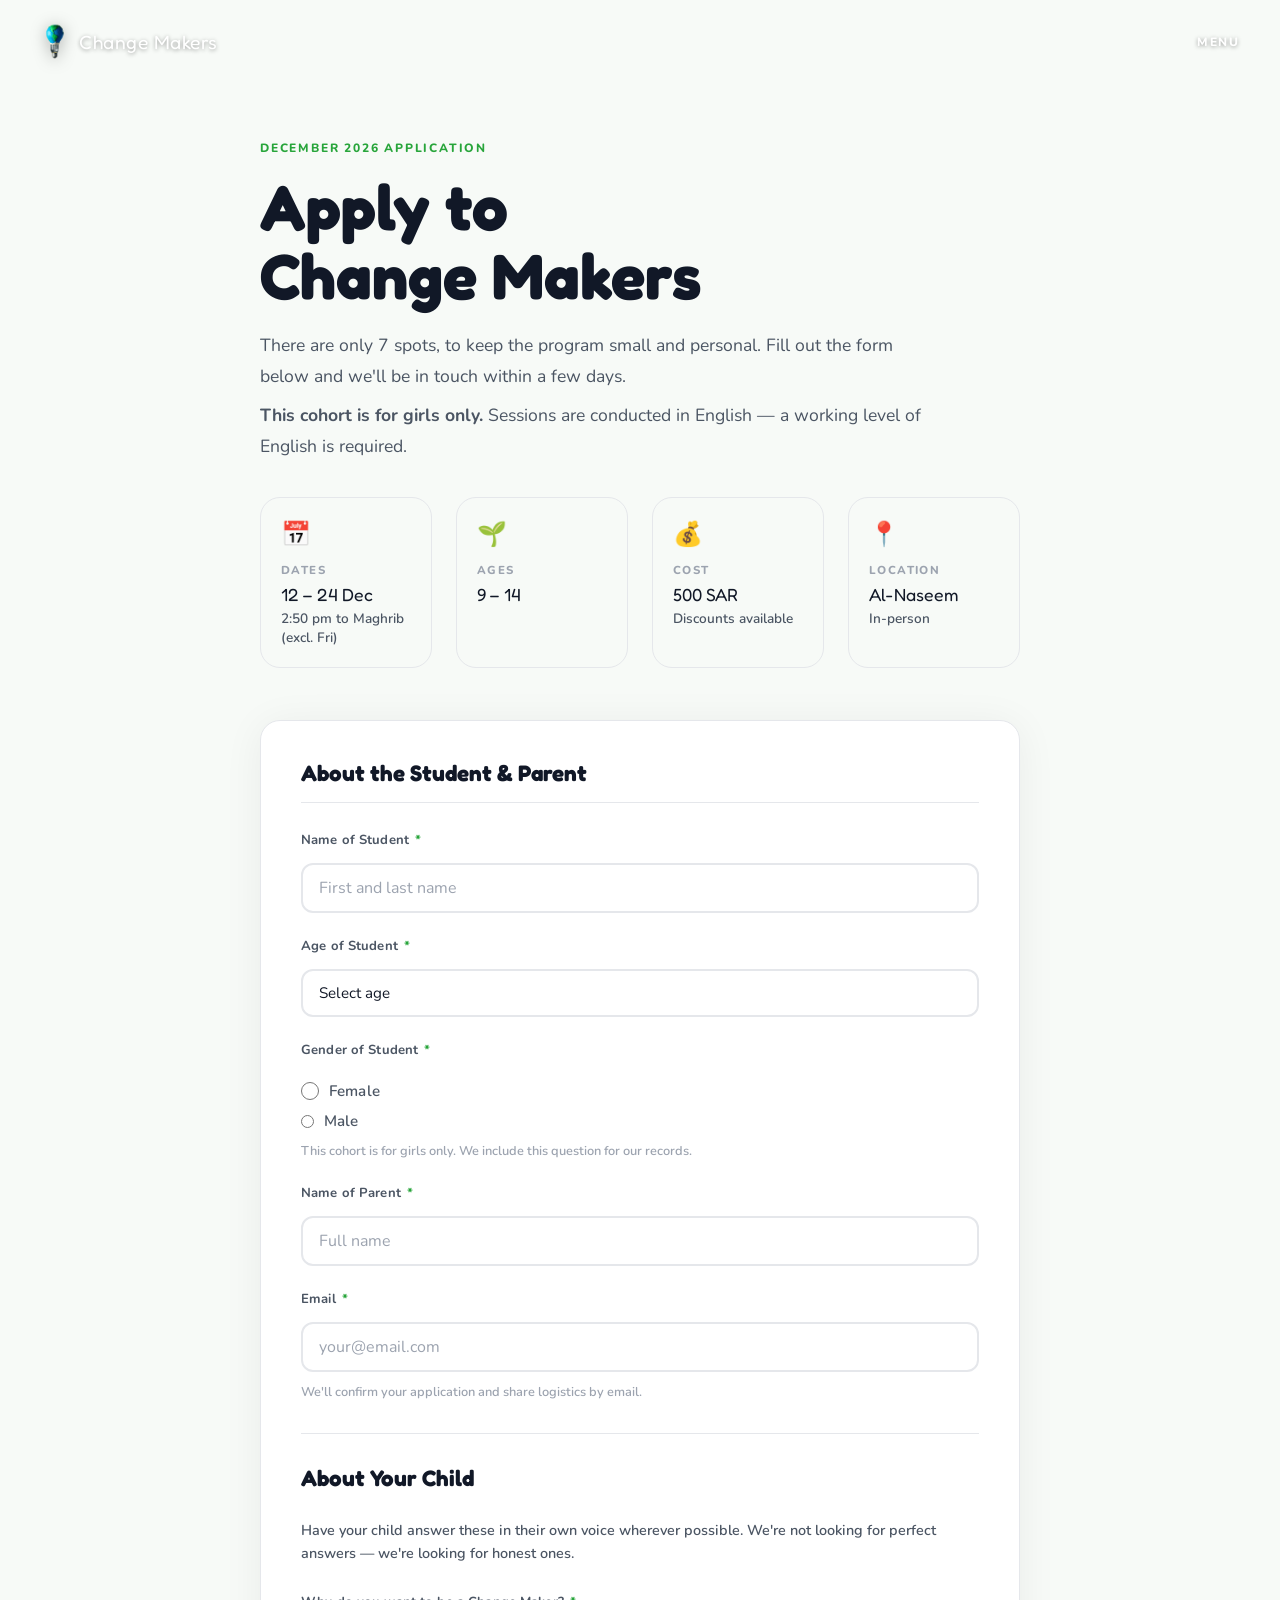
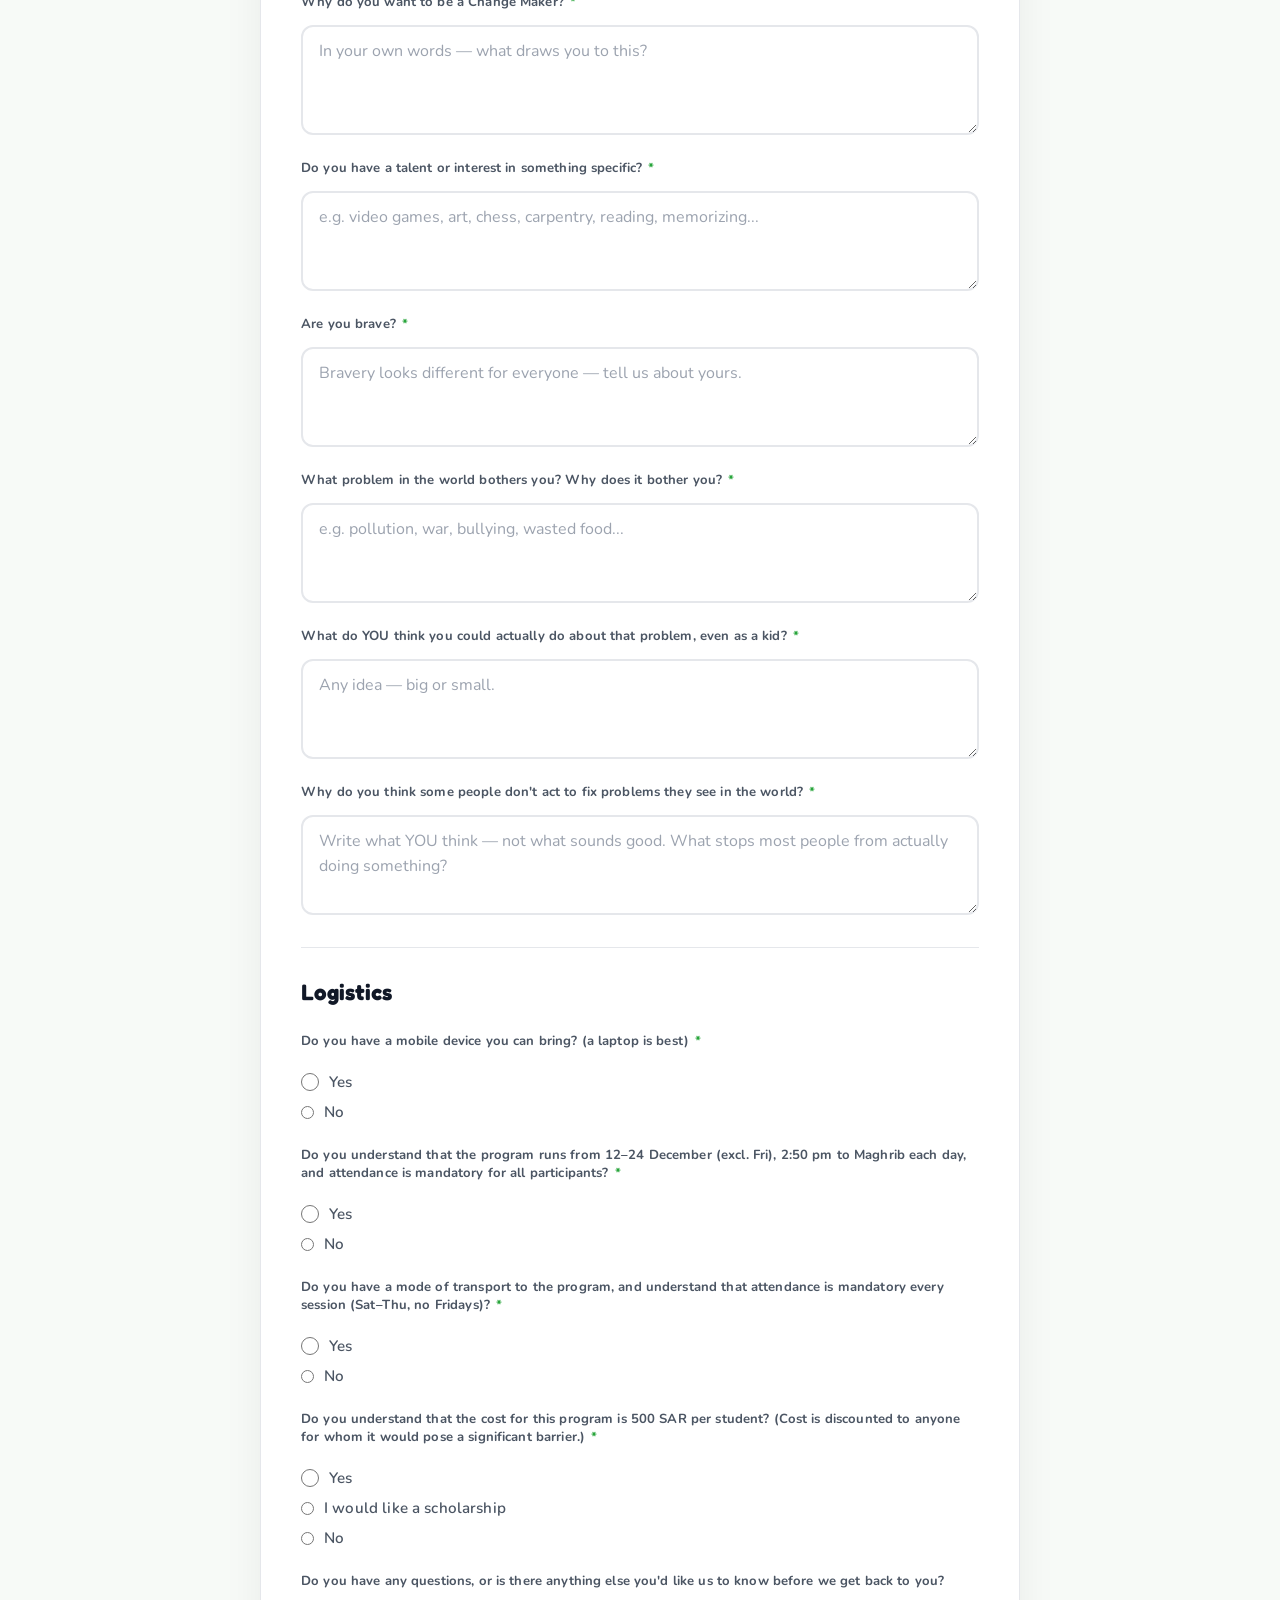
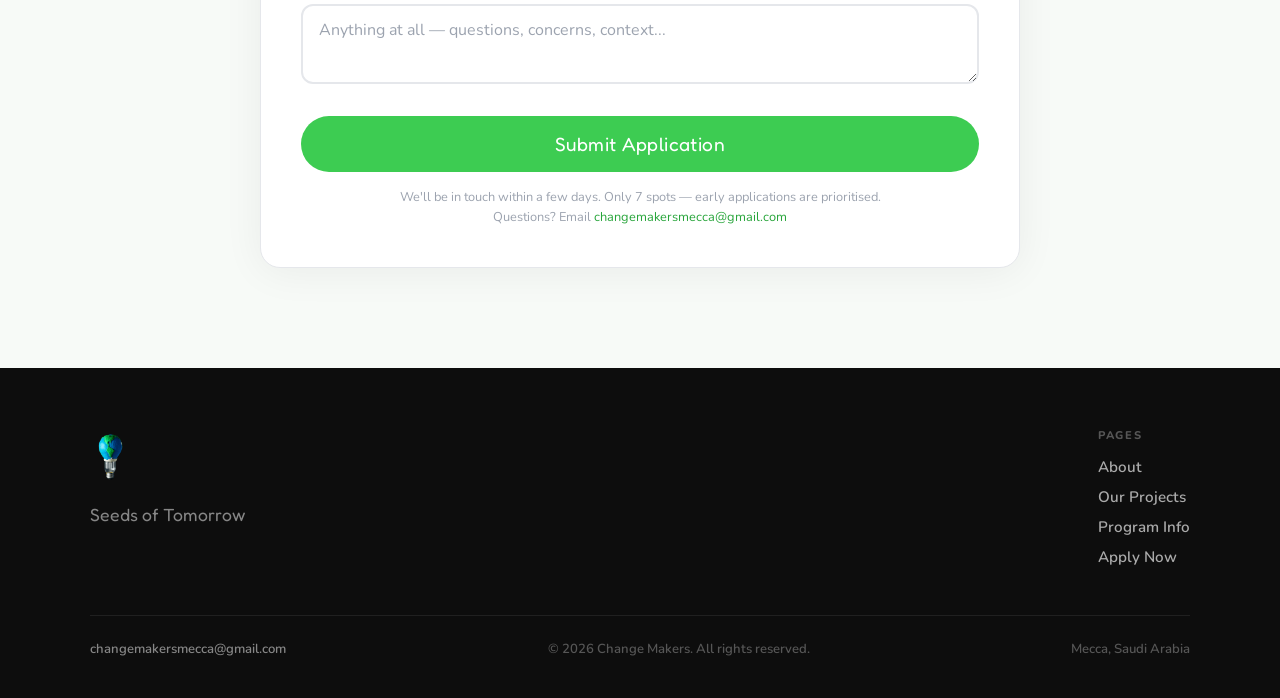
<file: apply.html>
<!DOCTYPE html>
<html lang="en">
<head>
  <meta charset="UTF-8">
  <meta name="viewport" content="width=device-width, initial-scale=1.0">
  <title>Apply — Change Makers</title>
  <meta name="description" content="Apply for Change Makers — a two-week program for girls aged 9–14. 12–24 December, Al-Naseem, Mecca. Only 7 spots.">
  <link rel="stylesheet" href="css/styles.css?v=5">
  <link rel="icon" href="assets/favicon-192.png" type="image/png" sizes="192x192">
  <link rel="apple-touch-icon" href="assets/favicon-192.png">
</head>
<body>

  <!-- NAV -->
  <header class="nav" role="banner">
    <div class="nav-left">
      <a class="nav-logo" href="index.html" aria-label="Change Makers — home">
      <img src="assets/Logo.png" alt="Change Makers logo" height="44">
      <span class="nav-wordmark">Change Makers</span>
    </a>
      <a href="apply.html" class="nav-apply-btn" aria-label="Apply Now">Apply Now</a>
    </div>
    <button class="nav-menu-btn" id="menu-open" aria-label="Open menu" aria-expanded="false" aria-controls="menu-overlay">
      MENU
    </button>
  </header>

  <!-- MENU OVERLAY -->
  <div class="menu-overlay" id="menu-overlay" role="dialog" aria-modal="true" aria-label="Site navigation">
    <button class="menu-close" id="menu-close" aria-label="Close menu">✕</button>
    <img src="assets/Logo.png" class="menu-logo" alt="" aria-hidden="true">

    <p class="menu-tagline">Seeds of Tomorrow</p>
    <nav aria-label="Main menu">
      <a href="about.html">About</a>
      <a href="projects.html">Our Projects</a>
      <a href="index.html#program">Program Info</a>
      <a href="apply.html">Apply Now</a>
    </nav>
  </div>

  <!-- APPLY PAGE -->
  <main class="apply-page">
    <div class="apply-page-inner">

      <div style="margin-bottom: 52px;">
        <p class="section-label fade-up">December 2026 Application</p>
        <h1 class="section-title fade-up" style="font-size: clamp(2.2rem, 6vw, 4rem); margin-bottom: 20px;">
          Apply to<br>Change Makers
        </h1>
        <p class="section-body fade-up">
          There are only 7 spots, to keep the program small and personal. Fill out the form below and we'll be in touch within a few days.
        </p>
        <p class="section-body fade-up" style="margin-top:8px;"><strong>This cohort is for girls only.</strong> Sessions are conducted in English — a working level of English is required.</p>

        <div class="program-details fade-up" style="margin-top: 36px; grid-template-columns: repeat(auto-fill, minmax(160px, 1fr));">
          <div class="detail-card" style="padding: 20px;">
            <div class="detail-icon" style="font-size: 1.5rem;">📅</div>
            <div class="detail-label">Dates</div>
            <div class="detail-value" style="font-size: 1.1rem;">12 – 24 Dec</div>
            <div class="detail-sub">2:50 pm to Maghrib (excl. Fri)</div>
          </div>
          <div class="detail-card" style="padding: 20px;">
            <div class="detail-icon" style="font-size: 1.5rem;">🌱</div>
            <div class="detail-label">Ages</div>
            <div class="detail-value" style="font-size: 1.1rem;">9 – 14</div>
          </div>
          <div class="detail-card" style="padding: 20px;">
            <div class="detail-icon" style="font-size: 1.5rem;">💰</div>
            <div class="detail-label">Cost</div>
            <div class="detail-value" style="font-size: 1.1rem;">500 SAR</div>
            <div class="detail-sub">Discounts available</div>
          </div>
          <div class="detail-card" style="padding: 20px;">
            <div class="detail-icon" style="font-size: 1.5rem;">📍</div>
            <div class="detail-label">Location</div>
            <div class="detail-value" style="font-size: 1.1rem;">Al-Naseem</div>
            <div class="detail-sub">In-person</div>
          </div>
        </div>
      </div>

      <!-- Hidden iframe: the form submits here so the user never leaves the page -->
      <iframe name="cm-gf-target" id="cm-gf-target" style="display:none;" title="Form submission target" aria-hidden="true"></iframe>

      <!-- Form posts directly to Google Forms — native browser POST, no fetch/CORS issues -->
      <form
        class="application-form fade-up"
        id="cm-apply-form"
        method="POST"
        action="https://docs.google.com/forms/d/e/1FAIpQLSdXxZ1iGgA6xUol24FHDxNuiwHtAgR1Vw9MDVyzDCP0L_5znA/formResponse"
        target="cm-gf-target"
        novalidate
        aria-label="Change Makers application form">

        <!-- pageHistory tells Google Forms all 3 sections were visited -->
        <input type="hidden" name="pageHistory" value="0,1,2">
        <input type="hidden" name="fvv" value="1">

        <!-- ── SECTION 1: Personal info ── -->
        <h2 style="font-family:var(--font-display);font-size:1.4rem;color:var(--dark);margin-bottom:28px;padding-bottom:16px;border-bottom:1px solid var(--gray-200);">
          About the Student &amp; Parent
        </h2>

        <div class="form-group">
          <label class="form-label" for="f-student-name">
            Name of Student <span class="req">*</span>
          </label>
          <input class="form-input" type="text" id="f-student-name" name="entry.981663539"
                 placeholder="First and last name" required autocomplete="name">
        </div>

        <div class="form-group">
          <label class="form-label" for="f-student-age">
            Age of Student <span class="req">*</span>
          </label>
          <select class="form-select" id="f-student-age" name="entry.817555565" required>
            <option value="">Select age</option>
            <option>9</option><option>10</option><option>11</option>
            <option>12</option><option>13</option><option>14</option>
          </select>
        </div>

        <div class="form-group">
          <label class="form-label">Gender of Student <span class="req">*</span></label>
          <div style="display:flex;flex-direction:column;gap:10px;margin-top:8px;">
            <label style="display:flex;align-items:center;gap:10px;font-weight:600;font-size:0.95rem;cursor:pointer;">
              <input type="radio" name="entry.967551601" value="Female" required style="accent-color:var(--green);width:18px;height:18px;"> Female
            </label>
            <label style="display:flex;align-items:center;gap:10px;font-weight:600;font-size:0.95rem;cursor:pointer;">
              <input type="radio" name="entry.967551601" value="Male"> Male
            </label>
          </div>
          <p class="form-hint">This cohort is for girls only. We include this question for our records.</p>
        </div>

        <div class="form-group">
          <label class="form-label" for="f-parent-name">
            Name of Parent <span class="req">*</span>
          </label>
          <input class="form-input" type="text" id="f-parent-name" name="entry.713846209"
                 placeholder="Full name" required autocomplete="name">
        </div>

        <div class="form-group">
          <label class="form-label" for="f-email">
            Email <span class="req">*</span>
          </label>
          <input class="form-input" type="email" id="f-email" name="entry.302844040"
                 placeholder="your@email.com" required autocomplete="email">
          <p class="form-hint">We'll confirm your application and share logistics by email.</p>
        </div>

        <div style="height:1px;background:var(--gray-200);margin:32px 0;"></div>

        <!-- ── SECTION 2: About the student ── -->
        <h2 style="font-family:var(--font-display);font-size:1.4rem;color:var(--dark);margin-bottom:28px;">
          About Your Child
        </h2>
        <p style="font-size:0.9rem;color:var(--gray-600);margin-bottom:28px;font-weight:600;line-height:1.6;">
          Have your child answer these in their own voice wherever possible. We're not looking for perfect answers — we're looking for honest ones.
        </p>

        <div class="form-group">
          <label class="form-label" for="f-why-maker">
            Why do you want to be a Change Maker? <span class="req">*</span>
          </label>
          <textarea class="form-textarea" id="f-why-maker" name="entry.661655744"
                    placeholder="In your own words — what draws you to this?" required style="min-height:110px;"></textarea>
        </div>

        <div class="form-group">
          <label class="form-label" for="f-talent">
            Do you have a talent or interest in something specific? <span class="req">*</span>
          </label>
          <textarea class="form-textarea" id="f-talent" name="entry.1998560517"
                    placeholder="e.g. video games, art, chess, carpentry, reading, memorizing..." required></textarea>
        </div>

        <div class="form-group">
          <label class="form-label" for="f-brave">
            Are you brave? <span class="req">*</span>
          </label>
          <textarea class="form-textarea" id="f-brave" name="entry.1928925230"
                    placeholder="Bravery looks different for everyone — tell us about yours." required></textarea>
        </div>

        <div class="form-group">
          <label class="form-label" for="f-problem">
            What problem in the world bothers you? Why does it bother you? <span class="req">*</span>
          </label>
          <textarea class="form-textarea" id="f-problem" name="entry.2112652142"
                    placeholder="e.g. pollution, war, bullying, wasted food..." required></textarea>
        </div>

        <div class="form-group">
          <label class="form-label" for="f-action">
            What do YOU think you could actually do about that problem, even as a kid? <span class="req">*</span>
          </label>
          <textarea class="form-textarea" id="f-action" name="entry.179279689"
                    placeholder="Any idea — big or small." required></textarea>
        </div>

        <div class="form-group">
          <label class="form-label" for="f-why-not-act">
            Why do you think some people don't act to fix problems they see in the world? <span class="req">*</span>
          </label>
          <textarea class="form-textarea" id="f-why-not-act" name="entry.119731503"
                    placeholder="Write what YOU think — not what sounds good. What stops most people from actually doing something?" required></textarea>
        </div>

        <div style="height:1px;background:var(--gray-200);margin:32px 0;"></div>

        <!-- ── SECTION 3: Logistics ── -->
        <h2 style="font-family:var(--font-display);font-size:1.4rem;color:var(--dark);margin-bottom:28px;">
          Logistics
        </h2>

        <div class="form-group">
          <label class="form-label">Do you have a mobile device you can bring? (a laptop is best) <span class="req">*</span></label>
          <div style="display:flex;flex-direction:column;gap:10px;margin-top:8px;">
            <label style="display:flex;align-items:center;gap:10px;font-weight:600;font-size:0.95rem;cursor:pointer;">
              <input type="radio" name="entry.1584749208" value="Yes" required style="accent-color:var(--green);width:18px;height:18px;"> Yes
            </label>
            <label style="display:flex;align-items:center;gap:10px;font-weight:600;font-size:0.95rem;cursor:pointer;">
              <input type="radio" name="entry.1584749208" value="No"> No
            </label>
          </div>
        </div>

        <div class="form-group">
          <label class="form-label">Do you understand that the program runs from 12–24 December (excl. Fri), 2:50 pm to Maghrib each day, and attendance is mandatory for all participants? <span class="req">*</span></label>
          <div style="display:flex;flex-direction:column;gap:10px;margin-top:8px;">
            <label style="display:flex;align-items:center;gap:10px;font-weight:600;font-size:0.95rem;cursor:pointer;">
              <input type="radio" name="entry.1255361244" value="Yes" required style="accent-color:var(--green);width:18px;height:18px;"> Yes
            </label>
            <label style="display:flex;align-items:center;gap:10px;font-weight:600;font-size:0.95rem;cursor:pointer;">
              <input type="radio" name="entry.1255361244" value="No"> No
            </label>
          </div>
        </div>

        <div class="form-group">
          <label class="form-label">Do you have a mode of transport to the program, and understand that attendance is mandatory every session (Sat–Thu, no Fridays)? <span class="req">*</span></label>
          <div style="display:flex;flex-direction:column;gap:10px;margin-top:8px;">
            <label style="display:flex;align-items:center;gap:10px;font-weight:600;font-size:0.95rem;cursor:pointer;">
              <input type="radio" name="entry.1912872993" value="Yes" required style="accent-color:var(--green);width:18px;height:18px;"> Yes
            </label>
            <label style="display:flex;align-items:center;gap:10px;font-weight:600;font-size:0.95rem;cursor:pointer;">
              <input type="radio" name="entry.1912872993" value="No"> No
            </label>
          </div>
        </div>

        <div class="form-group">
          <label class="form-label">Do you understand that the cost for this program is 500 SAR per student? (Cost is discounted to anyone for whom it would pose a significant barrier.) <span class="req">*</span></label>
          <div style="display:flex;flex-direction:column;gap:10px;margin-top:8px;">
            <label style="display:flex;align-items:center;gap:10px;font-weight:600;font-size:0.95rem;cursor:pointer;">
              <input type="radio" name="entry.612513177" value="Yes" required style="accent-color:var(--green);width:18px;height:18px;"> Yes
            </label>
            <label style="display:flex;align-items:center;gap:10px;font-weight:600;font-size:0.95rem;cursor:pointer;">
              <input type="radio" name="entry.612513177" value="I would like a scholarship"> I would like a scholarship
            </label>
            <label style="display:flex;align-items:center;gap:10px;font-weight:600;font-size:0.95rem;cursor:pointer;">
              <input type="radio" name="entry.612513177" value="No"> No
            </label>
          </div>
        </div>

        <div class="form-group">
          <label class="form-label" for="f-notes">
            Do you have any questions, or is there anything else you'd like us to know before we get back to you?
          </label>
          <textarea class="form-textarea" id="f-notes" name="entry.1729203632"
                    style="min-height:80px;"
                    placeholder="Anything at all — questions, concerns, context..."></textarea>
        </div>

        <button type="submit" class="btn-submit">Submit Application</button>
        <p class="form-disclaimer">
          We'll be in touch within a few days. Only 7 spots — early applications are prioritised.<br>
          Questions? Email <a href="mailto:changemakersmecca@gmail.com" style="color:var(--green-dark);">changemakersmecca@gmail.com</a>
        </p>

      </form>

      <script>
      (function() {
        var form = document.getElementById('cm-apply-form');
        var submitBtn = form.querySelector('button[type="submit"]');

        function ensureBanner() {
          var b = form.querySelector('.form-error-banner');
          if (b) return b;
          b = document.createElement('div');
          b.className = 'form-error-banner';
          b.setAttribute('role', 'alert');
          b.style.cssText = 'background:#FDECEA;border:2px solid #E53935;color:#B71C1C;padding:14px 18px;border-radius:12px;margin-bottom:20px;font-weight:700;font-family:Nunito,sans-serif;';
          form.insertBefore(b, form.firstChild);
          return b;
        }

        function clearBanner() {
          var b = form.querySelector('.form-error-banner');
          if (b) b.remove();
        }

        function validate() {
          var fields = Array.prototype.slice.call(form.querySelectorAll('[required]'));
          var missing = 0;
          fields.forEach(function(el) {
            var grp = el.closest('.form-group');
            var empty;
            if (el.type === 'radio') {
              empty = !form.querySelector('[name="' + el.name + '"]:checked');
            } else if (el.type === 'checkbox') {
              empty = !el.checked;
            } else {
              empty = !el.value.trim();
            }
            if (empty) {
              missing++;
              if (el.type !== 'radio' && el.type !== 'checkbox') el.style.borderColor = '#E53935';
              if (grp && !grp.querySelector('.ferr')) {
                var err = document.createElement('span');
                err.className = 'ferr';
                err.style.cssText = 'color:#E53935;font-size:.8rem;font-weight:700;margin-top:6px;display:block';
                err.textContent = 'Required';
                grp.appendChild(err);
              }
            } else {
              if (el.type !== 'radio' && el.type !== 'checkbox') el.style.borderColor = '';
              if (grp) { var f = grp.querySelector('.ferr'); if (f) f.remove(); }
            }
          });
          return missing;
        }

        form.addEventListener('submit', function(e) {
          var missing = validate();
          if (missing > 0) {
            e.preventDefault();
            e.stopPropagation();
            var banner = ensureBanner();
            banner.textContent = 'Please complete the ' + missing + ' remaining question' + (missing === 1 ? '' : 's') + ' before submitting.';
            banner.scrollIntoView({ behavior: 'smooth', block: 'center' });
            return false;
          }
          clearBanner();
          if (submitBtn) { submitBtn.disabled = true; submitBtn.textContent = 'Submitting…'; }
          /* All valid — let the form POST natively to the hidden iframe */
          setTimeout(function() {
            form.style.transition = 'opacity .3s';
            form.style.opacity = '0';
            setTimeout(function() {
              var s = document.createElement('div');
              s.style.cssText = 'text-align:center;padding:60px 40px;background:#E8F9ED;border-radius:20px;border:2px solid #3DCC52;';
              s.innerHTML = '<img src="assets/Logo.png" style="width:88px;height:88px;object-fit:contain;margin:0 auto 24px;display:block;" alt="Change Makers">'
                + '<div style="font-family:Fredoka One,cursive;font-size:2rem;color:#1A7028;margin-bottom:12px">Application Received!</div>'
                + '<p style="color:#4B5563;line-height:1.7;max-width:400px;margin:0 auto;font-family:Nunito,sans-serif;font-size:1rem;font-weight:600">Thank you! We will be in touch within a few days. Get ready to make a difference.</p>';
              if (form.parentNode) form.parentNode.replaceChild(s, form);
            }, 300);
          }, 600);
        });

        form.querySelectorAll('input,textarea,select').forEach(function(el) {
          el.addEventListener('change', function() {
            el.style.borderColor = '';
            var grp = el.closest('.form-group');
            if (grp) { var f = grp.querySelector('.ferr'); if (f) f.remove(); }
            var banner = form.querySelector('.form-error-banner');
            if (banner && validate() === 0) clearBanner();
          });
          if (el.tagName === 'TEXTAREA' || el.type === 'text' || el.type === 'email') {
            el.addEventListener('input', function() {
              if (el.value.trim()) el.style.borderColor = '';
            });
          }
        });
      })();
      </script>

    </div>
  </main>

  <!-- FOOTER -->
  <footer class="footer" role="contentinfo">
    <div class="footer-inner">
      <div class="footer-top">
        <div class="footer-brand">
          <img src="assets/Logo.png" alt="Change Makers logo" height="60">
          <p class="footer-tagline">Seeds of Tomorrow</p>
        </div>
        <nav class="footer-nav" aria-label="Footer navigation">
          <p class="footer-nav-label">Pages</p>
          <a href="about.html">About</a>
          <a href="projects.html">Our Projects</a>
          <a href="index.html#program">Program Info</a>
          <a href="apply.html">Apply Now</a>
        </nav>
      </div>
      <div class="footer-bottom">
        <a href="mailto:changemakersmecca@gmail.com" class="footer-copy" style="color:rgba(255,255,255,0.5);">changemakersmecca@gmail.com</a>
        <p class="footer-copy">© 2026 Change Makers. All rights reserved.</p>
        <p class="footer-copy">Mecca, Saudi Arabia</p>
      </div>
    </div>
  </footer>

  <script src="js/main.js?v=5"></script>
</body>
</html>
</file>
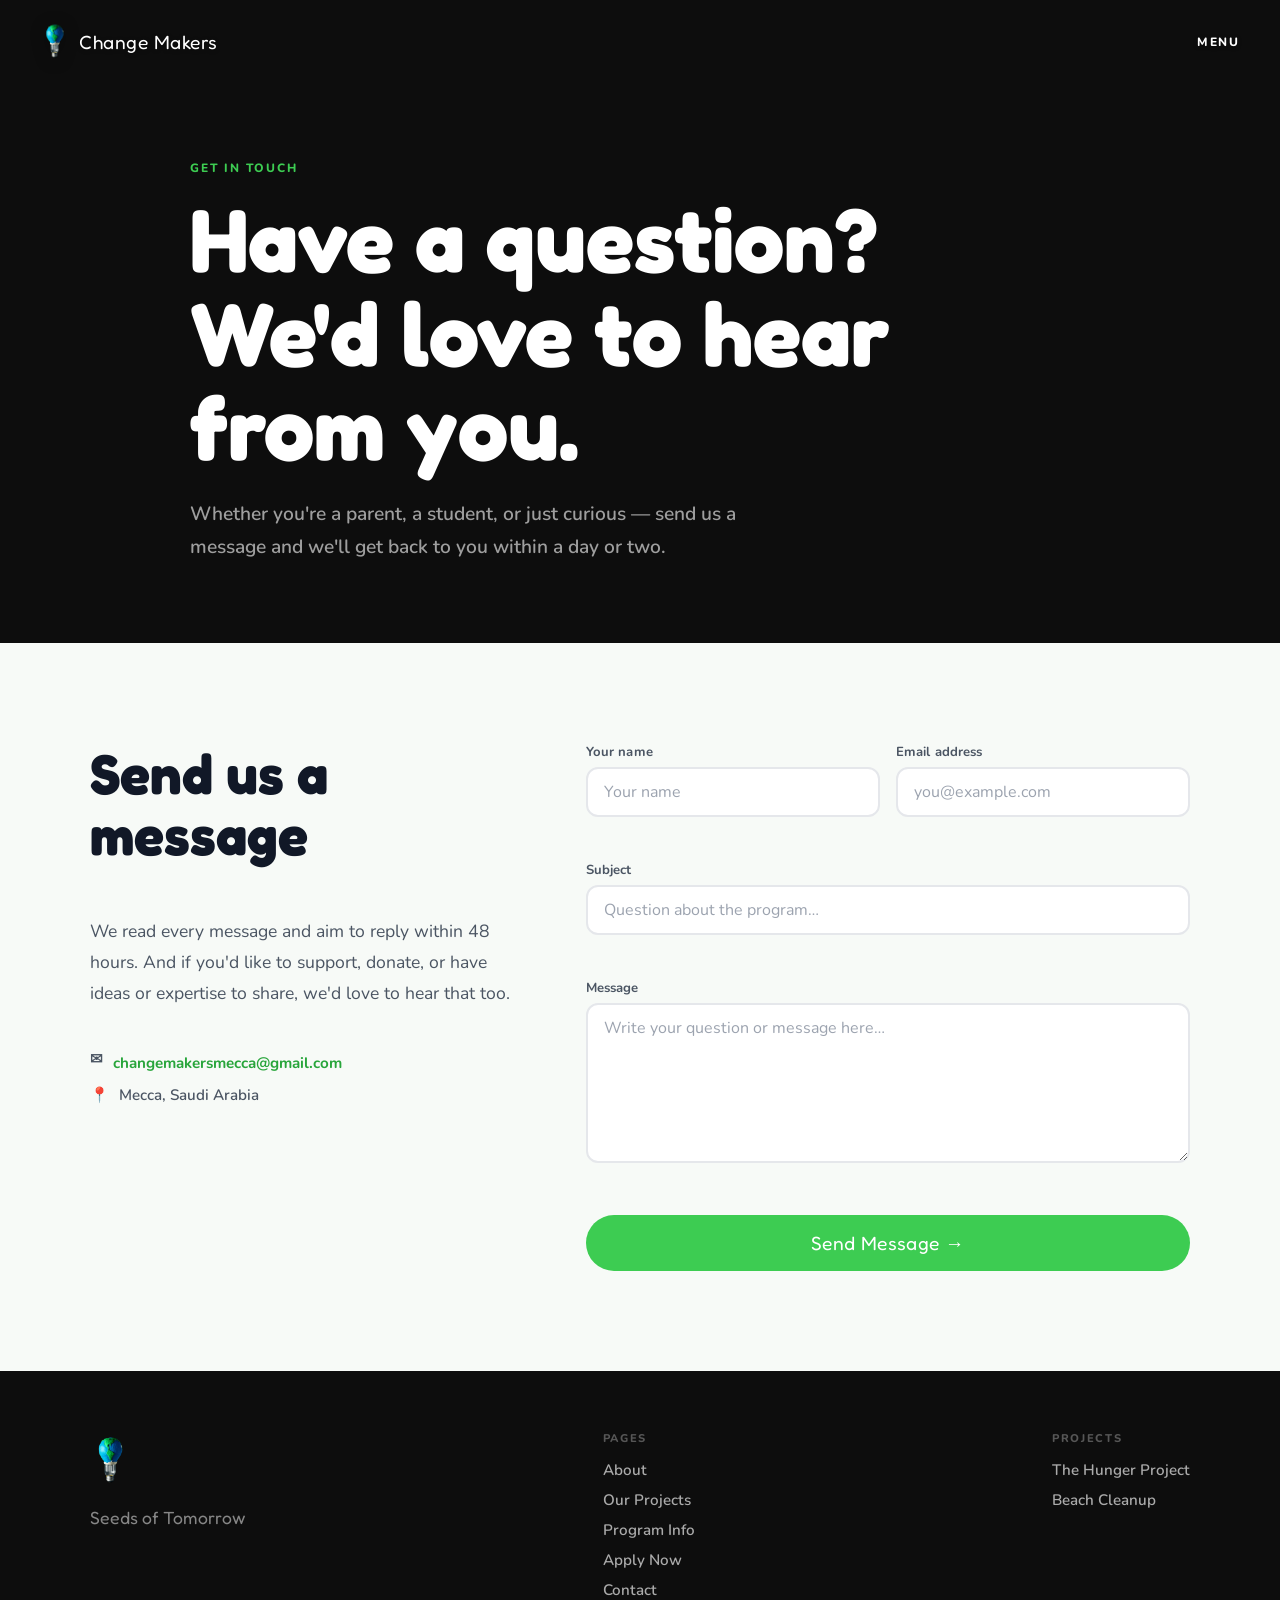
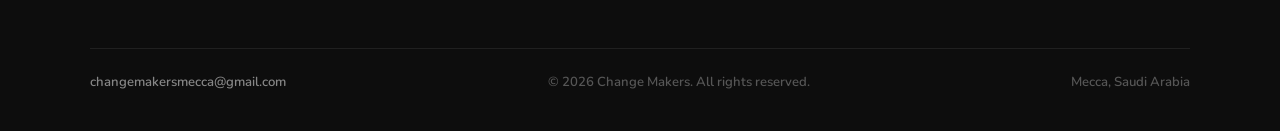
<file: contact.html>
<!DOCTYPE html>
<html lang="en">
<head>
  <meta charset="UTF-8">
  <meta name="viewport" content="width=device-width, initial-scale=1.0">
  <title>Contact — Change Makers</title>
  <meta name="description" content="Get in touch with the Change Makers team. We'd love to hear from you.">
  <link rel="stylesheet" href="css/styles.css?v=5">
  <link rel="icon" href="assets/favicon-192.png" type="image/png" sizes="192x192">
  <link rel="apple-touch-icon" href="assets/favicon-192.png">
</head>
<body>

  <!-- NAV -->
  <header class="nav" role="banner">
    <div class="nav-left">
      <a class="nav-logo" href="index.html" aria-label="Change Makers — home">
      <img src="assets/Logo.png" alt="Change Makers logo" height="44">
      <span class="nav-wordmark">Change Makers</span>
    </a>
      <a href="apply.html" class="nav-apply-btn" aria-label="Apply Now">Apply Now</a>
    </div>
    <button class="nav-menu-btn" id="menu-open" aria-label="Open menu" aria-expanded="false" aria-controls="menu-overlay">
      MENU
    </button>
  </header>

  <!-- MENU OVERLAY -->
  <div class="menu-overlay" id="menu-overlay" role="dialog" aria-modal="true" aria-label="Site navigation">
    <button class="menu-close" id="menu-close" aria-label="Close menu">✕</button>
    <img src="assets/Logo.png" class="menu-logo" alt="" aria-hidden="true">
    <p class="menu-tagline">Seeds of Tomorrow</p>
    <nav aria-label="Main menu">
      <a href="about.html">About</a>
      <a href="projects.html">Our Projects</a>
      <a href="index.html#program">Program Info</a>
      <a href="apply.html">Apply Now</a>
      <a href="contact.html">Contact</a>
    </nav>
    <a href="contact.html" class="menu-contact-btn">Send us a message ✉</a>
    <a href="apply.html" class="menu-apply-btn">
      Apply for December 2026 ↗
    </a>
  </div>

  <!-- PAGE HERO -->
  <section class="page-hero">
    <div class="page-hero-inner">
      <p class="section-label">Get in touch</p>
      <h1 class="page-hero-title">Have a question?<br>We'd love to hear<br>from you.</h1>
      <p class="page-hero-sub">Whether you're a parent, a student, or just curious — send us a message and we'll get back to you within a day or two.</p>
    </div>
  </section>

  <!-- CONTACT FORM -->
  <section class="contact-section section" id="contact" aria-labelledby="contact-form-title">
    <div class="section-inner">
      <div class="contact-grid">

        <div class="contact-sidebar">
          <h2 class="section-title fade-up" id="contact-form-title">Send us a<br>message</h2>
          <p class="section-body fade-up" style="margin-top:16px;">We read every message and aim to reply within 48 hours. And if you'd like to support, donate, or have ideas or expertise to share, we'd love to hear that too.</p>
          <div class="contact-details fade-up">
            <div class="contact-detail-row">
              <span>✉</span>
              <a href="mailto:changemakersmecca@gmail.com" class="contact-email">changemakersmecca@gmail.com</a>
            </div>
            <div class="contact-detail-row">
              <span>📍</span>
              <span>Mecca, Saudi Arabia</span>
            </div>
          </div>
        </div>

        <form class="contact-form fade-up" id="contact-form"
              action="https://formspree.io/f/mjgqrede"
              method="POST">
          <div class="form-row">
            <div class="form-group">
              <label for="contact-name">Your name</label>
              <input type="text" id="contact-name" name="name" placeholder="Your name" required>
            </div>
            <div class="form-group">
              <label for="contact-email">Email address</label>
              <input type="email" id="contact-email" name="email" placeholder="you@example.com" required>
            </div>
          </div>
          <div class="form-group">
            <label for="contact-subject">Subject</label>
            <input type="text" id="contact-subject" name="subject" placeholder="Question about the program…">
          </div>
          <div class="form-group">
            <label for="contact-message">Message</label>
            <textarea id="contact-message" name="message" rows="6" placeholder="Write your question or message here…" required></textarea>
          </div>
          <button type="submit" class="btn-submit contact-submit">Send Message →</button>
          <p class="contact-success" id="contact-success" aria-live="polite"></p>
        </form>

      </div>
    </div>
  </section>

  <!-- FOOTER -->
  <footer class="footer" role="contentinfo">
    <div class="footer-inner">
      <div class="footer-top">
        <div class="footer-brand">
          <img src="assets/Logo.png" alt="Change Makers logo" height="60">
          <p class="footer-tagline">Seeds of Tomorrow</p>
        </div>
        <nav class="footer-nav" aria-label="Footer navigation">
          <p class="footer-nav-label">Pages</p>
          <a href="about.html">About</a>
          <a href="projects.html">Our Projects</a>
          <a href="index.html#program">Program Info</a>
          <a href="apply.html">Apply Now</a>
          <a href="contact.html">Contact</a>
        </nav>
        <div class="footer-nav">
          <p class="footer-nav-label">Projects</p>
          <a href="projects/hunger.html">The Hunger Project</a>
          <a href="projects/beach.html">Beach Cleanup</a>
        </div>
      </div>
      <div class="footer-bottom">
        <a href="mailto:changemakersmecca@gmail.com" class="footer-copy" style="color:rgba(255,255,255,0.5);">changemakersmecca@gmail.com</a>
        <p class="footer-copy">© 2026 Change Makers. All rights reserved.</p>
        <p class="footer-copy">Mecca, Saudi Arabia</p>
      </div>
    </div>
  </footer>

  <script src="js/main.js?v=5"></script>
  <script>
    (function () {
      var form = document.getElementById('contact-form');
      var success = document.getElementById('contact-success');
      if (!form) return;
      form.addEventListener('submit', function (e) {
        e.preventDefault();
        var btn = form.querySelector('.contact-submit');
        btn.textContent = 'Sending…';
        btn.disabled = true;

        var data = {};
        new FormData(form).forEach(function(v, k) { data[k] = v; });

        fetch(form.action, {
          method: 'POST',
          body: JSON.stringify(data),
          headers: { 'Accept': 'application/json', 'Content-Type': 'application/json' }
        }).then(function (r) {
          if (r.ok) {
            form.reset();
            success.textContent = '✓ Message sent! We\'ll get back to you soon.';
            success.classList.add('contact-success--show');
            btn.textContent = 'Send Message →';
            btn.disabled = false;
          } else {
            return r.json().then(function (d) { throw new Error(d.error || 'Error'); });
          }
        }).catch(function () {
          success.textContent = '✗ Something went wrong. Please email us directly at changemakersmecca@gmail.com';
          success.classList.add('contact-success--show', 'contact-success--error');
          btn.textContent = 'Send Message →';
          btn.disabled = false;
        });
      });
    })();
  </script>
</body>
</html>
</file>
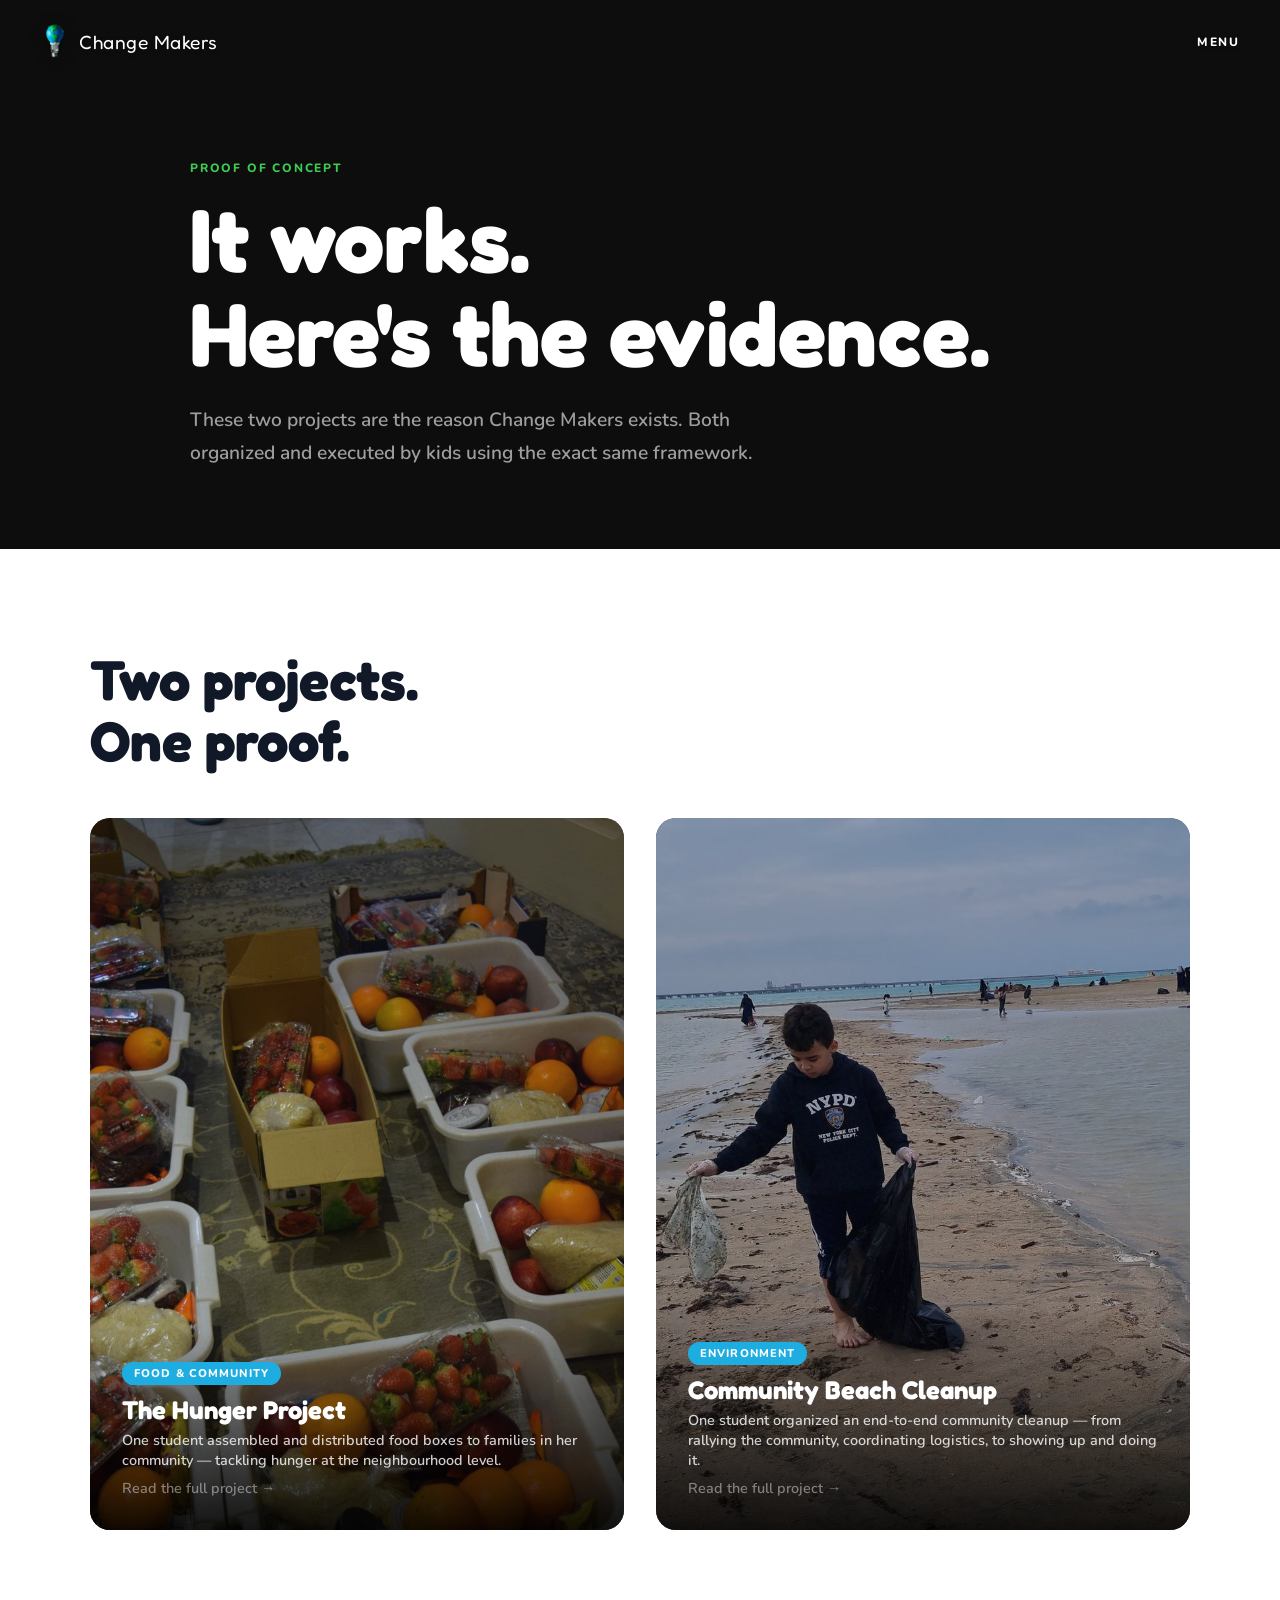
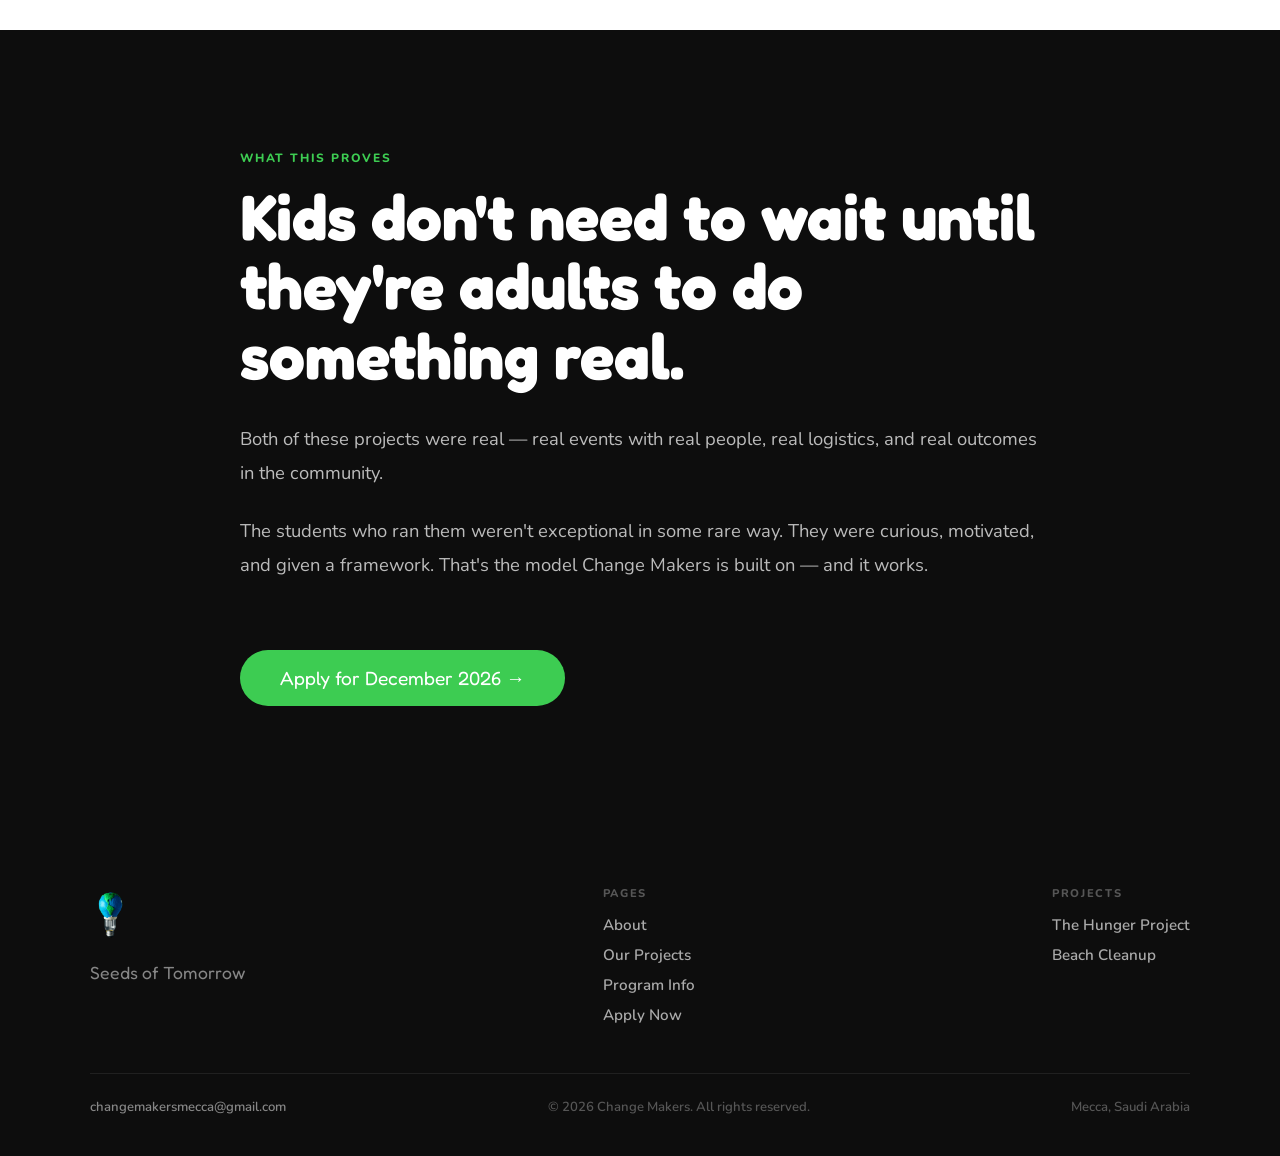
<file: projects.html>
<!DOCTYPE html>
<html lang="en">
<head>
  <meta charset="UTF-8">
  <meta name="viewport" content="width=device-width, initial-scale=1.0">
  <title>Projects — Change Makers</title>
  <meta name="description" content="Real projects, real change. See the proof-of-concept projects that show Change Makers works.">
  <link rel="stylesheet" href="css/styles.css?v=5">
  <link rel="icon" href="assets/favicon-192.png" type="image/png" sizes="192x192">
  <link rel="apple-touch-icon" href="assets/favicon-192.png">
</head>
<body>

  <!-- NAV -->
  <header class="nav" role="banner">
    <div class="nav-left">
      <a class="nav-logo" href="index.html" aria-label="Change Makers — home">
      <img src="assets/Logo.png" alt="Change Makers logo" height="44">
      <span class="nav-wordmark">Change Makers</span>
    </a>
      <a href="apply.html" class="nav-apply-btn" aria-label="Apply Now">Apply Now</a>
    </div>
    <button class="nav-menu-btn" id="menu-open" aria-label="Open menu" aria-expanded="false" aria-controls="menu-overlay">
      MENU
    </button>
  </header>

  <!-- MENU OVERLAY -->
  <div class="menu-overlay" id="menu-overlay" role="dialog" aria-modal="true" aria-label="Site navigation">
    <button class="menu-close" id="menu-close" aria-label="Close menu">✕</button>
    <img src="assets/Logo.png" class="menu-logo" alt="" aria-hidden="true">

    <p class="menu-tagline">Seeds of Tomorrow</p>
    <nav aria-label="Main menu">
      <a href="about.html">About</a>
      <a href="projects.html">Our Projects</a>
      <a href="index.html#program">Program Info</a>
      <a href="apply.html">Apply Now</a>
    </nav>
  </div>

  <!-- PAGE HERO -->
  <section class="page-hero">
    <div class="page-hero-inner">
      <p class="section-label">Proof of Concept</p>
      <h1 class="page-hero-title">It works.<br>Here's the evidence.</h1>
      <p class="page-hero-sub">
        These two projects are the reason Change Makers exists. Both organized and executed by kids using the exact same framework.
      </p>
    </div>
  </section>

  <!-- PROJECTS GRID -->
  <section class="section" aria-labelledby="projects-title">
    <div class="section-inner">

      <h2 class="section-title fade-up" id="projects-title" style="margin-bottom: 48px;">
        Two projects.<br>One proof.
      </h2>

      <div class="projects-page-grid">

        <a href="projects/hunger.html" class="project-card fade-up" style="aspect-ratio: 3/4;" aria-label="Read about the Hunger Project">
          <img src="assets/images/projects/hunger/DSC_0549.JPG"
               alt="Assembled food boxes ready for distribution"
               class="project-card-img">
          <div class="project-card-info">
            <span class="project-card-tag">Food &amp; Community</span>
            <h2 class="project-card-title">The Hunger Project</h2>
            <p class="project-card-sub">
              One student assembled and distributed food boxes to families in her community — tackling hunger at the neighbourhood level.
            </p>
            <p class="project-card-sub" style="margin-top: 8px; color: rgba(255,255,255,0.55);">Read the full project →</p>
          </div>
        </a>

        <a href="projects/beach.html" class="project-card fade-up" style="aspect-ratio: 3/4;" aria-label="Read about the Beach Cleanup">
          <img src="assets/images/projects/beach/20211218_164406.jpg"
               alt="A student picking up trash on the beach"
               class="project-card-img"
               style="object-position: 22% 55%;">
          <div class="project-card-info">
            <span class="project-card-tag">Environment</span>
            <h2 class="project-card-title">Community Beach Cleanup</h2>
            <p class="project-card-sub">
              One student organized an end-to-end community cleanup — from rallying the community, coordinating logistics, to showing up and doing it.
            </p>
            <p class="project-card-sub" style="margin-top: 8px; color: rgba(255,255,255,0.55);">Read the full project →</p>
          </div>
        </a>

      </div>

    </div>
  </section>

  <!-- WHAT THESE PROVE -->
  <section class="section why-section" aria-labelledby="proof-title">
    <div class="why-inner">
      <p class="section-label" style="color: var(--green);">What this proves</p>
      <h2 class="section-title fade-up" id="proof-title" style="color: white;">
        Kids don't need to wait until they're adults to do something real.
      </h2>
      <div class="why-body fade-up">
        <p>
          Both of these projects were real — real events with real people, real logistics, and real outcomes in the community.
        </p>
        <p>
          The students who ran them weren't exceptional in some rare way. They were curious, motivated, and given a framework. That's the model Change Makers is built on — and it works.
        </p>
      </div>
      <div style="margin-top: 48px;">
        <a href="apply.html" class="menu-apply-btn" style="display: inline-flex; text-decoration: none;">Apply for December 2026 →</a>
      </div>
    </div>
  </section>

  <!-- FOOTER -->
  <footer class="footer" role="contentinfo">
    <div class="footer-inner">
      <div class="footer-top">
        <div class="footer-brand">
          <img src="assets/Logo.png" alt="Change Makers logo" height="60">
          <p class="footer-tagline">Seeds of Tomorrow</p>
        </div>
        <nav class="footer-nav" aria-label="Footer navigation">
          <p class="footer-nav-label">Pages</p>
          <a href="about.html">About</a>
          <a href="projects.html">Our Projects</a>
          <a href="index.html#program">Program Info</a>
          <a href="apply.html">Apply Now</a>
        </nav>
        <div class="footer-nav">
          <p class="footer-nav-label">Projects</p>
          <a href="projects/hunger.html">The Hunger Project</a>
          <a href="projects/beach.html">Beach Cleanup</a>
        </div>
      </div>
      <div class="footer-bottom">
        <a href="mailto:changemakersmecca@gmail.com" class="footer-copy" style="color:rgba(255,255,255,0.5);">changemakersmecca@gmail.com</a>
        <p class="footer-copy">© 2026 Change Makers. All rights reserved.</p>
        <p class="footer-copy">Mecca, Saudi Arabia</p>
      </div>
    </div>
  </footer>

  <script src="js/main.js?v=5"></script>
</body>
</html>
</file>
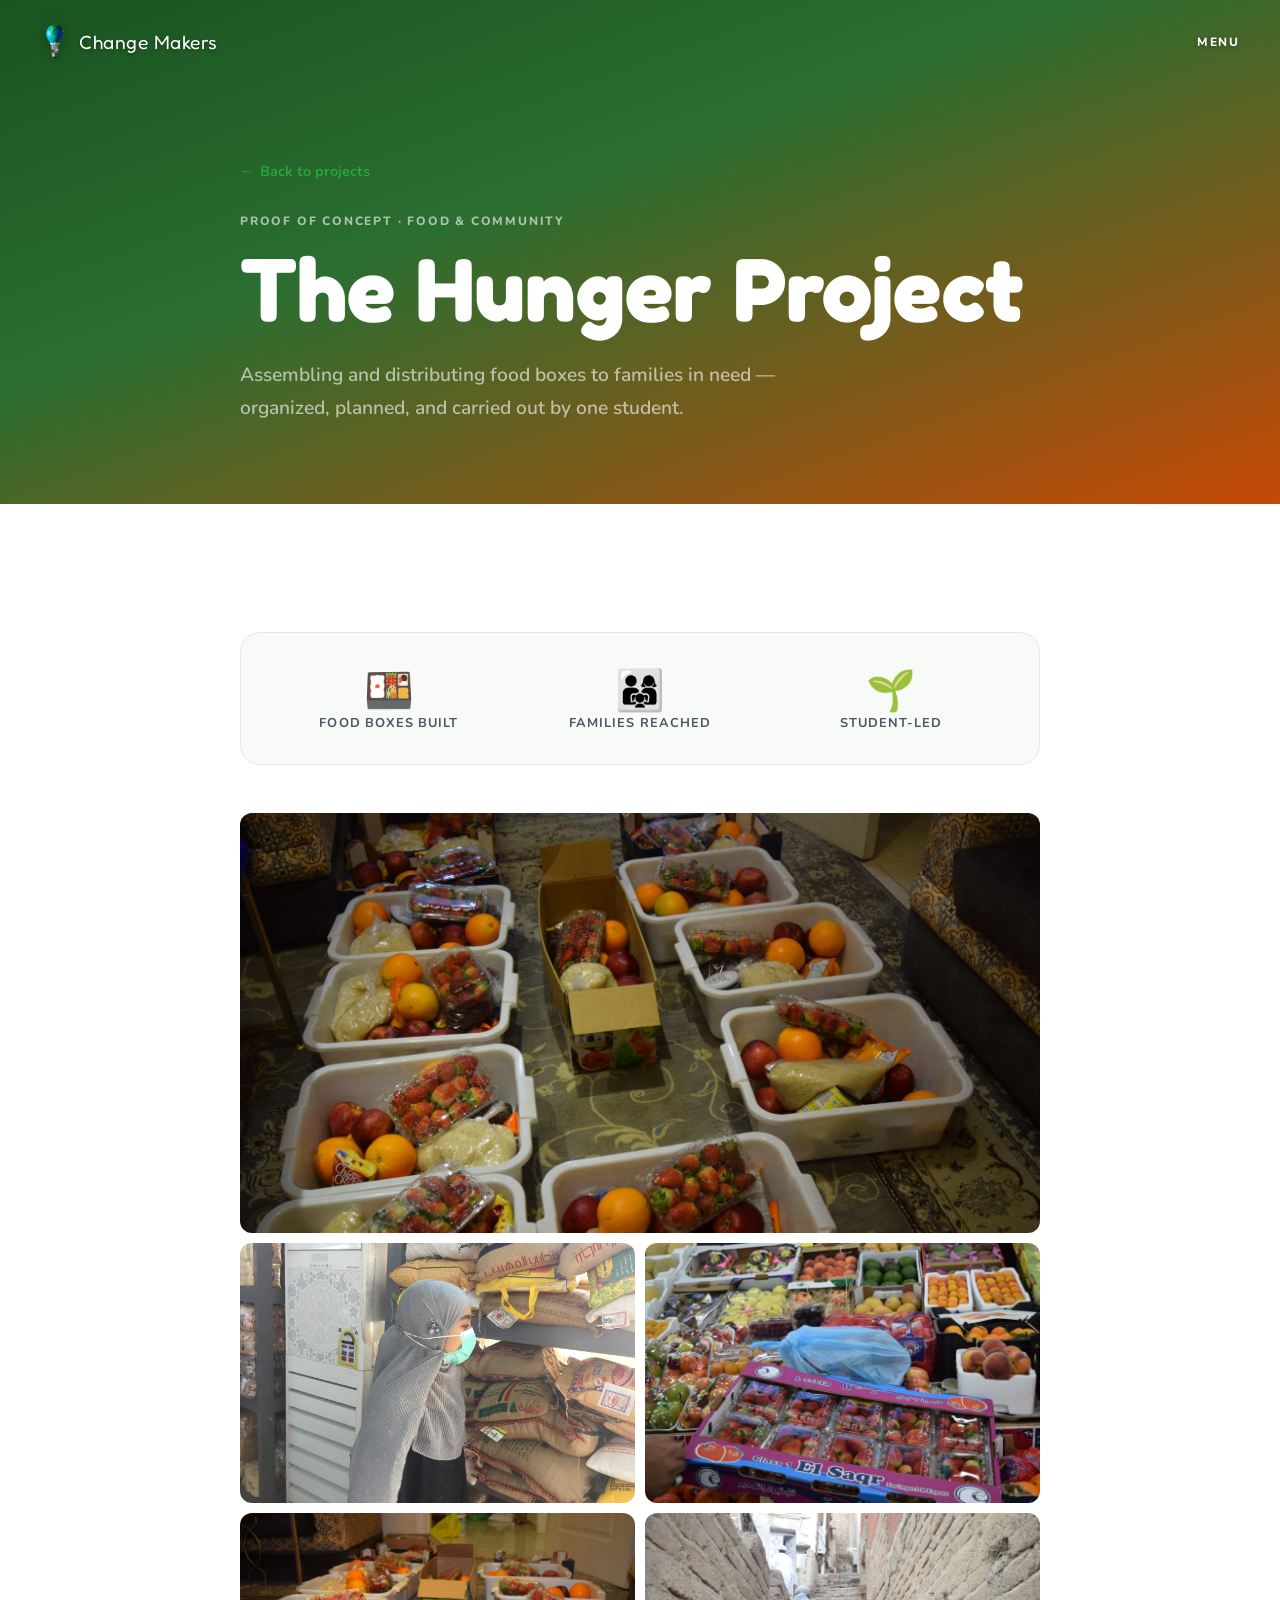
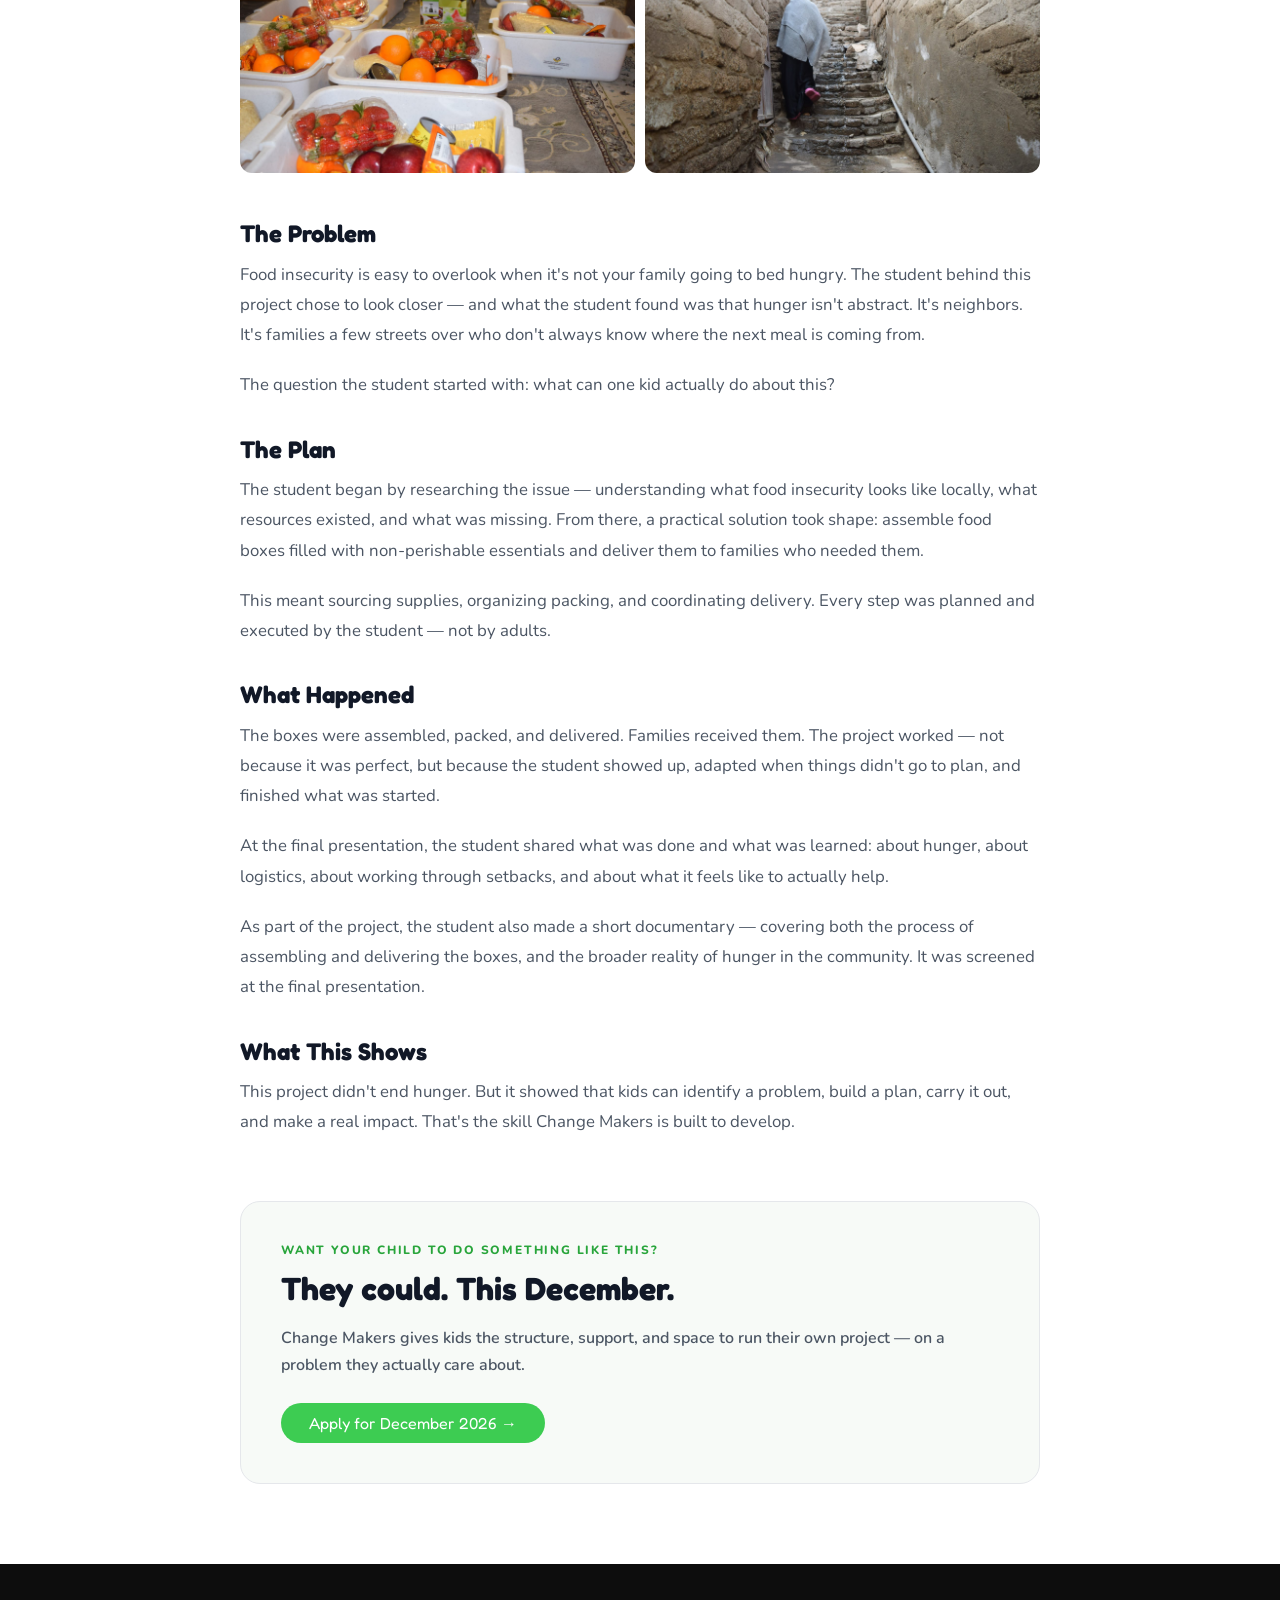
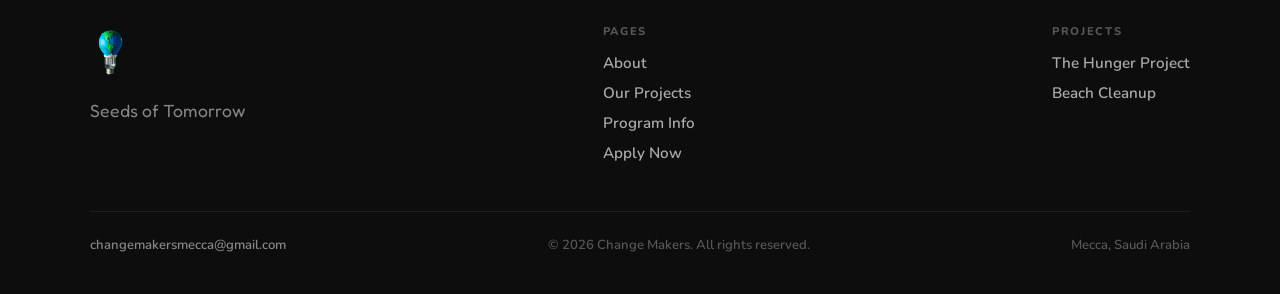
<file: projects/hunger.html>
<!DOCTYPE html>
<html lang="en">
<head>
  <meta charset="UTF-8">
  <meta name="viewport" content="width=device-width, initial-scale=1.0">
  <title>The Hunger Project — Change Makers</title>
  <meta name="description" content="Students assembled and distributed food boxes to families in need — a proof-of-concept project showing what Change Makers can do.">
  <link rel="stylesheet" href="../css/styles.css">
  <link rel="icon" href="../assets/favicon-192.png" type="image/png" sizes="192x192">
  <link rel="apple-touch-icon" href="../assets/favicon-192.png">
</head>
<body>

  <!-- NAV -->
  <header class="nav" role="banner">
    <div class="nav-left">
      <a class="nav-logo" href="../index.html" aria-label="Change Makers — home">
      <img src="../assets/Logo.png" alt="Change Makers logo" height="44">
      <span class="nav-wordmark">Change Makers</span>
    </a>
      <a href="apply.html" class="nav-apply-btn" aria-label="Apply Now">Apply Now</a>
    </div>
    <button class="nav-menu-btn" id="menu-open" aria-label="Open menu" aria-expanded="false" aria-controls="menu-overlay">
      MENU
    </button>
  </header>

  <!-- MENU OVERLAY -->
  <div class="menu-overlay" id="menu-overlay" role="dialog" aria-modal="true" aria-label="Site navigation">
    <button class="menu-close" id="menu-close" aria-label="Close menu">✕</button>
    <img src="../assets/Logo.png" class="menu-logo" alt="" aria-hidden="true">

    <p class="menu-tagline">Seeds of Tomorrow</p>
    <nav aria-label="Main menu">
      <a href="../about.html">About</a>
      <a href="../projects.html">Our Projects</a>
      <a href="../index.html#program">Program Info</a>
      <a href="../apply.html">Apply Now</a>
    </nav>
  </div>

  <!-- PROJECT HERO -->
  <section class="project-detail-hero" aria-labelledby="project-title">
    <div style="position:absolute;inset:0;background:linear-gradient(160deg, #1B5E20 0%, #2E7D32 40%, #E65100 100%);opacity:0.85;"></div>
    <div class="project-detail-content">
      <a class="back-link" href="../projects.html">Back to projects</a>
      <p class="section-label" style="color: rgba(255,255,255,0.6); margin-bottom: 12px;">Proof of Concept · Food &amp; Community</p>
      <h1 class="page-hero-title" id="project-title">The Hunger Project</h1>
      <p class="page-hero-sub">
        Assembling and distributing food boxes to families in need — organized, planned, and carried out by one student.
      </p>
    </div>
  </section>

  <!-- PROJECT STATS -->
  <section class="project-detail-body section">
    <div class="project-detail-inner">

      <div class="project-stats fade-up">
        <div class="project-stat">
          <div class="project-stat-num">🍱</div>
          <div class="project-stat-label">Food Boxes Built</div>
        </div>
        <div class="project-stat">
          <div class="project-stat-num">👨‍👩‍👧</div>
          <div class="project-stat-label">Families Reached</div>
        </div>
        <div class="project-stat">
          <div class="project-stat-num">🌱</div>
          <div class="project-stat-label">Student-Led</div>
        </div>
      </div>

      <!-- Project photos -->
      <div class="project-photos fade-up">
        <div class="photo-hero">
          <img src="../assets/images/projects/hunger/DSC_0549.JPG"
               alt="Assembled food boxes ready for distribution"
               class="project-photo-img">
        </div>
        <div>
          <img src="../assets/images/projects/hunger/IMG_5708.JPG"
               alt="Sourcing ingredients — choosing staple foods at the market"
               class="project-photo-img hide-mobile">
        </div>
        <div>
          <img src="../assets/images/projects/hunger/DSC_0514.JPG"
               alt="Selecting fresh fruit at the market"
               class="project-photo-img hide-mobile">
        </div>
        <div>
          <img src="../assets/images/projects/hunger/DSC_0551.JPG"
               alt="Close-up of the finished food boxes filled with produce"
               class="project-photo-img">
        </div>
        <div class="hide-tablet">
          <img src="../assets/images/projects/hunger/DSC_0587.JPG"
               alt="Delivering to a family in their neighbourhood"
               class="project-photo-img">
        </div>
      </div>


      <div class="rich-text fade-up">
        <h3>The Problem</h3>
        <p>
          Food insecurity is easy to overlook when it's not your family going to bed hungry. The student behind this project chose to look closer — and what the student found was that hunger isn't abstract. It's neighbors. It's families a few streets over who don't always know where the next meal is coming from.
        </p>
        <p>
          The question the student started with: what can one kid actually do about this?
        </p>

        <h3>The Plan</h3>
        <p>
          The student began by researching the issue — understanding what food insecurity looks like locally, what resources existed, and what was missing. From there, a practical solution took shape: assemble food boxes filled with non-perishable essentials and deliver them to families who needed them.
        </p>
        <p>
          This meant sourcing supplies, organizing packing, and coordinating delivery. Every step was planned and executed by the student — not by adults.
        </p>

        <h3>What Happened</h3>
        <p>
          The boxes were assembled, packed, and delivered. Families received them. The project worked — not because it was perfect, but because the student showed up, adapted when things didn't go to plan, and finished what was started.
        </p>
        <p>
          At the final presentation, the student shared what was done and what was learned: about hunger, about logistics, about working through setbacks, and about what it feels like to actually help.
        </p>
        <p>
          As part of the project, the student also made a short documentary — covering both the process of assembling and delivering the boxes, and the broader reality of hunger in the community. It was screened at the final presentation.
        </p>

        <h3>What This Shows</h3>
        <p>
          This project didn't end hunger. But it showed that kids can identify a problem, build a plan, carry it out, and make a real impact. That's the skill Change Makers is built to develop.
        </p>
      </div>

      <div style="margin-top: 64px; padding: 40px; background: var(--off-white); border-radius: var(--radius-lg); border: 1px solid var(--gray-200);" class="fade-up">
        <p class="section-label" style="margin-bottom: 12px;">Want your child to do something like this?</p>
        <h2 style="font-family: var(--font-display); font-size: 2rem; color: var(--dark); margin-bottom: 16px; line-height: 1.2;">
          They could. This December.
        </h2>
        <p style="color: var(--gray-600); margin-bottom: 24px; font-size: 1rem; line-height: 1.7; font-weight: 600;">
          Change Makers gives kids the structure, support, and space to run their own project — on a problem they actually care about.
        </p>
        <a href="../apply.html" class="btn-strip" style="display: inline-flex; background: var(--green); color: white; text-decoration: none;">Apply for December 2026 →</a>
      </div>

    </div>
  </section>

  <!-- FOOTER -->
  <footer class="footer" role="contentinfo">
    <div class="footer-inner">
      <div class="footer-top">
        <div class="footer-brand">
          <img src="../assets/Logo.png" alt="Change Makers logo" height="60">
          <p class="footer-tagline">Seeds of Tomorrow</p>
        </div>
        <nav class="footer-nav" aria-label="Footer navigation">
          <p class="footer-nav-label">Pages</p>
          <a href="../about.html">About</a>
          <a href="../projects.html">Our Projects</a>
          <a href="../index.html#program">Program Info</a>
          <a href="../apply.html">Apply Now</a>
        </nav>
        <div class="footer-nav">
          <p class="footer-nav-label">Projects</p>
          <a href="hunger.html">The Hunger Project</a>
          <a href="beach.html">Beach Cleanup</a>
        </div>
      </div>
      <div class="footer-bottom">
        <a href="mailto:changemakersmecca@gmail.com" class="footer-copy" style="color:rgba(255,255,255,0.5);">changemakersmecca@gmail.com</a>
        <p class="footer-copy">© 2026 Change Makers. All rights reserved.</p>
        <p class="footer-copy">Mecca, Saudi Arabia</p>
      </div>
    </div>
  </footer>

  <script src="../js/main.js"></script>
</body>
</html>
</file>
<file: css/styles.css>
/* ===========================
   CHANGE MAKERS — Design System
   Colors from the logo: green, blue, black, white
   Typography: Fredoka One + Nunito
   =========================== */

@import url('https://fonts.googleapis.com/css2?family=Fredoka+One&family=Nunito:wght@400;600;700;800&display=swap');

:root {
  --green:       #3DCC52;
  --green-dark:  #28A53B;
  --green-deep:  #1A7028;
  --blue:        #1EADE0;
  --blue-dark:   #0D85B5;
  --blue-deep:   #085A7D;
  --black:       #0D0D0D;
  --dark:        #111827;
  --white:       #FFFFFF;
  --off-white:   #F7FAF7;
  --light:       #EEF4EE;
  --gray-100:    #F3F4F6;
  --gray-200:    #E5E7EB;
  --gray-400:    #9CA3AF;
  --gray-600:    #4B5563;
  --gray-800:    #1F2937;

  --font-display: 'Fredoka One', cursive;
  --font-body:    'Nunito', sans-serif;

  --radius:      12px;
  --radius-lg:   20px;
  --radius-full: 999px;

  --transition: 0.3s ease;
  --transition-slow: 0.6s ease;
}

/* ===========================
   LOADER
   =========================== */

#cm-loader {
  position: fixed;
  inset: 0;
  z-index: 9999;
  background: radial-gradient(ellipse at 50% 64%, #16131f 0%, #0c0c18 60%);
  display: flex;
  flex-direction: column;
  align-items: center;
  justify-content: center;
  transition: opacity 1.2s ease;
  animation: cl-fadein 1s ease both;
  overflow: hidden;
}

#cm-loader.cm-loader--out {
  opacity: 0;
  pointer-events: none;
}

@keyframes cl-fadein {
  from { opacity: 0; }
  to   { opacity: 1; }
}

/* Orbit stage */
.cl-stage {
  position: relative;
  width: 520px;
  height: 480px;
  max-width: 90vw;
}

/* Loading label */
.cl-label {
  margin-top: 6px;
  text-align: center;
  font-family: 'Amatic SC', cursive;
  font-weight: 700;
  font-size: 46px;
  line-height: 0.9;
  letter-spacing: 0.06em;
  color: #43d98a;
  text-shadow: 0 2px 18px rgba(67, 217, 138, 0.25);
}


/* ===========================
   RESET & BASE
   =========================== */

*, *::before, *::after {
  box-sizing: border-box;
  margin: 0;
  padding: 0;
}

html {
  scroll-behavior: smooth;
  font-size: 16px;
}

body {
  font-family: var(--font-body);
  background: var(--white);
  color: var(--dark);
  overflow-x: hidden;
  -webkit-font-smoothing: antialiased;
}

img {
  display: block;
  max-width: 100%;
}

a {
  text-decoration: none;
  color: inherit;
}

button {
  font-family: inherit;
  cursor: pointer;
}

/* ===========================
   TYPOGRAPHY
   =========================== */

h1, h2, h3 {
  font-family: var(--font-display);
  line-height: 1.1;
}

h4, h5, label, .label {
  font-family: var(--font-body);
  font-weight: 700;
}

.display {
  font-family: var(--font-display);
  font-size: clamp(2.5rem, 6vw, 5rem);
  line-height: 1.05;
}

/* ===========================
   NAVIGATION
   =========================== */

.nav {
  position: fixed;
  top: 0;
  left: 0;
  right: 0;
  z-index: 500;
  display: flex;
  justify-content: space-between;
  align-items: center;
  padding: 20px 40px;
  transition: background var(--transition), backdrop-filter var(--transition);
}

.nav.scrolled {
  background: rgba(255, 255, 255, 0.95);
  backdrop-filter: blur(12px);
  box-shadow: 0 1px 24px rgba(0,0,0,0.07);
}

.nav-logo {
  display: flex;
  align-items: center;
  gap: 10px;
}

.nav-logo img {
  height: 44px;
  width: auto;
  filter: drop-shadow(0 2px 8px rgba(0,0,0,0.3));
  transition: filter var(--transition);
}

.nav.scrolled .nav-logo img {
  filter: none;
}

.nav-wordmark {
  font-family: var(--font-display);
  font-size: 1.2rem;
  color: var(--white);
  letter-spacing: 0.5px;
  transition: color var(--transition);
  text-shadow: 0 1px 4px rgba(0,0,0,0.4);
}

.nav.scrolled .nav-wordmark {
  color: var(--dark);
  text-shadow: none;
}

.nav-menu-btn {
  background: none;
  border: none;
  font-family: var(--font-body);
  font-weight: 800;
  font-size: 0.75rem;
  letter-spacing: 0.15em;
  text-transform: uppercase;
  color: var(--white);
  text-shadow: 0 1px 4px rgba(0,0,0,0.4);
  transition: color var(--transition), text-shadow var(--transition), transform var(--transition);
  padding: 8px 0;
}

.nav.scrolled .nav-menu-btn {
  color: var(--dark);
  text-shadow: none;
}

.nav-menu-btn:hover {
  transform: scale(1.05);
}

.nav-left {
  display: flex;
  align-items: center;
  gap: 20px;
}

.nav-apply-btn {
  opacity: 0;
  pointer-events: none;
  font-family: var(--font-body);
  font-weight: 800;
  font-size: 0.78rem;
  letter-spacing: 0.08em;
  text-transform: uppercase;
  color: var(--white);
  background: var(--green);
  padding: 8px 18px;
  border-radius: var(--radius-full);
  transition: opacity var(--transition), background var(--transition);
  white-space: nowrap;
  text-decoration: none;
}

.nav.scrolled .nav-apply-btn,
.nav.past-collage .nav-apply-btn {
  opacity: 1;
  pointer-events: auto;
}

.nav.scrolled .nav-apply-btn:hover,
.nav.past-collage .nav-apply-btn:hover {
  background: var(--green-dark);
}

/* ===========================
   MENU OVERLAY
   =========================== */

.menu-overlay {
  position: fixed;
  inset: 0;
  z-index: 900;
  background: var(--black);
  display: flex;
  flex-direction: column;
  justify-content: center;
  align-items: flex-start;
  padding: 60px 10vw;
  opacity: 0;
  pointer-events: none;
  transform: translateY(-20px);
  transition: opacity 0.4s ease, transform 0.4s ease;
}

.menu-overlay.open {
  opacity: 1;
  pointer-events: all;
  transform: translateY(0);
}

.menu-overlay nav {
  display: flex;
  flex-direction: column;
  gap: 8px;
  margin-bottom: 60px;
}

.menu-overlay nav a {
  font-family: var(--font-display);
  font-size: clamp(2.5rem, 7vw, 5rem);
  color: var(--white);
  line-height: 1.1;
  transition: color var(--transition);
  position: relative;
}

.menu-overlay nav a::after {
  content: '';
  position: absolute;
  bottom: 0;
  left: 0;
  width: 0;
  height: 3px;
  background: var(--green);
  transition: width 0.3s ease;
}

.menu-overlay nav a:hover {
  color: var(--green);
}

.menu-overlay nav a:hover::after {
  width: 100%;
}

.menu-apply-btn {
  display: inline-flex;
  align-items: center;
  gap: 10px;
  background: var(--green);
  color: var(--white);
  font-family: var(--font-display);
  font-size: 1.2rem;
  padding: 16px 40px;
  border-radius: var(--radius-full);
  transition: background var(--transition), transform var(--transition);
  margin-top: 20px;
}

.menu-apply-btn:hover {
  background: var(--green-dark);
  transform: scale(1.03);
}


/* Logo on the right side of the menu overlay */
.menu-logo {
  position: absolute;
  right: 7vw;
  top: 50%;
  transform: translateY(-50%);
  width: clamp(220px, 35vw, 400px);
  height: auto;
  opacity: 1;
  pointer-events: none;
  mix-blend-mode: screen; /* white bg disappears on black, earth+bulb colors remain */
}

@media (max-width: 600px) {
  .menu-logo { display: none; }
  .nav-wordmark { display: none; }
  .nav-apply-btn {
    font-size: 0.6rem;
    padding: 6px 11px;
  }
}

.menu-close {
  position: absolute;
  top: 24px;
  right: 40px;
  background: none;
  border: none;
  color: var(--white);
  font-size: 2rem;
  line-height: 1;
  transition: transform var(--transition), color var(--transition);
}

.menu-close:hover {
  transform: rotate(90deg);
  color: var(--green);
}

.menu-tagline {
  color: var(--gray-400);
  font-size: 0.9rem;
  font-weight: 600;
  letter-spacing: 0.1em;
  text-transform: uppercase;
  margin-bottom: 40px;
}

/* ===========================
   HERO / COLLAGE
   =========================== */

.hero {
  width: 100%;
  background: var(--white);
  position: relative;
}

/* The collage grid wrapper — white background shows as gaps */
.collage-wrap {
  width: 100%;
  height: 100vh;            /* full viewport — visitor sees only this on landing */
  height: 100svh;           /* stable on mobile: doesn't jump as browser chrome hides */
  display: flex;
  flex-direction: column;
  gap: 8px;
  padding: 8px;
  background: var(--white);
  box-sizing: border-box;
}

.collage-row {
  display: grid;
  gap: 8px;
  flex: 1;
  min-height: 0;
}

.collage-cell {
  position: relative;
  overflow: hidden;
  background: var(--white);
  min-width: 0;
  min-height: 0;
}

/* Image cells: gradient is placeholder while preloading; <img> covers it after.
   <img> (vs background-image) survives iOS Safari GPU texture eviction on scroll. */
.collage-cell.img-cell {
  background-size: cover;
  background-position: center center;
  background-repeat: no-repeat;
  background-color: var(--gray-200);
  cursor: pointer;
  position: relative;
  overflow: hidden;
}

.collage-cell.img-cell .cell-img {
  position: absolute;
  top: 0; right: 0; bottom: 0; left: 0;
  width: 100%;
  height: 100%;
  object-fit: cover;
  object-position: center;
  transition: opacity 0.3s ease;
}

.collage-cell.img-cell:hover .cell-img {
  opacity: 0.85;
}

/* Title cell — text-based, theme-colored background */
.collage-cell.title-cell {
  display: flex;
  align-items: center;
  justify-content: center;
  overflow: hidden;
}

.title-inner {
  display: flex;
  flex-direction: column;
  align-items: center;
  justify-content: center;
  text-align: center;
  padding: 12px;
  width: 100%;
  line-height: 1.15;
}

.title-main {
  font-family: var(--font-display);
  font-size: 2rem;          /* overridden by ResizeObserver */
  line-height: 1.08;
  letter-spacing: -0.01em;
  word-break: normal;
  overflow-wrap: normal;
  white-space: normal;
}

.title-sub {
  font-family: var(--font-body);
  font-weight: 700;
  font-size: 0.9rem;        /* overridden by ResizeObserver */
  margin-top: 0.3em;
  letter-spacing: 0.04em;
  word-break: break-word;
  overflow-wrap: break-word;
}

/* ─── Inline swatch bar — injected BETWEEN rows by JS ──────────
   ~8 equal-width solid-color rectangles, 2px white gap between them.
   Based directly on the Earth Keepers reference image.
──────────────────────────────────────────────────────────────── */
.collage-swatch-inline {
  display: flex;
  flex-direction: row;
  gap: 2px;
  height: 36px;
  flex-shrink: 0;
  width: 100%;
  background: var(--white);
}

.swatch-seg {
  flex: 1;                  /* equal widths */
  height: 100%;
  /* Solid rectangles — no border-radius, matching the reference */
}

/* Legacy bottom swatch bar element — JS hides it */
.swatch-bar { display: none; }
.swatch-segment { flex: 1; }

/* ===========================
   SECTION: CTA STRIP (top apply)
   =========================== */

.cta-strip {
  background: var(--green);
  padding: 20px 40px;
  display: flex;
  align-items: center;
  justify-content: space-between;
  flex-wrap: wrap;
  gap: 16px;
}

.cta-strip p {
  font-weight: 700;
  font-size: 0.95rem;
  color: var(--white);
  letter-spacing: 0.02em;
}

.btn-strip {
  display: inline-flex;
  align-items: center;
  gap: 8px;
  background: var(--white);
  color: var(--green-deep);
  font-family: var(--font-display);
  font-size: 1rem;
  padding: 10px 28px;
  border-radius: var(--radius-full);
  white-space: nowrap;
  transition: transform var(--transition), box-shadow var(--transition);
}

.btn-strip:hover {
  transform: translateY(-2px);
  box-shadow: 0 4px 20px rgba(0,0,0,0.12);
}

/* ===========================
   SHARED LAYOUT HELPERS
   =========================== */

.section {
  padding: 100px 40px;
}

.section-inner {
  max-width: 1100px;
  margin: 0 auto;
}

.section-label {
  font-size: 0.75rem;
  font-weight: 800;
  letter-spacing: 0.15em;
  text-transform: uppercase;
  color: var(--green-dark);
  margin-bottom: 16px;
}

.section-title {
  font-family: var(--font-display);
  font-size: clamp(2rem, 5vw, 3.5rem);
  line-height: 1.08;
  color: var(--dark);
  margin-bottom: 24px;
}

.section-body {
  font-size: 1.1rem;
  line-height: 1.75;
  color: var(--gray-600);
  max-width: 680px;
}

.link-more {
  display: inline-flex;
  align-items: center;
  gap: 6px;
  font-weight: 700;
  color: var(--blue-dark);
  font-size: 0.95rem;
  margin-top: 28px;
  transition: gap var(--transition);
}

.link-more:hover {
  gap: 12px;
}

.link-more::after {
  content: '→';
}

/* ===========================
   SECTION: WHAT IS
   =========================== */

.what-is {
  background: var(--white);
  border-bottom: 1px solid var(--gray-200);
}

.what-is .two-col {
  display: grid;
  grid-template-columns: 1fr 1fr;
  gap: 80px;
  align-items: start;
}

.what-is .tagline-block {
  font-family: var(--font-display);
  font-size: clamp(1.8rem, 4vw, 3rem);
  line-height: 1.15;
  color: var(--dark);
}

.tagline-block em {
  font-style: normal;
  color: var(--green);
}

/* ===========================
   SECTION: PROOF / PROJECTS
   =========================== */

.proof-section {
  background: var(--off-white);
  padding: 100px 40px;
}

.projects-grid {
  display: grid;
  grid-template-columns: 1fr 1fr;
  gap: 24px;
  margin-top: 48px;
}

.project-card {
  display: block;
  position: relative;
  border-radius: var(--radius-lg);
  overflow: hidden;
  background: var(--dark);
  aspect-ratio: 4/3;
  cursor: pointer;
  transition: transform var(--transition), box-shadow var(--transition);
}

.project-card:hover {
  transform: translateY(-6px);
  box-shadow: 0 20px 60px rgba(0,0,0,0.15);
}

.project-card-img {
  position: absolute;
  inset: 0;
  width: 100%;
  height: 100%;
  object-fit: cover;
  opacity: 0.78;
  transition: opacity var(--transition), transform 0.6s ease;
}

.project-card:hover .project-card-img {
  opacity: 0.92;
  transform: scale(1.04);
}

.project-card-placeholder {
  width: 100%;
  height: 100%;
  display: flex;
  align-items: center;
  justify-content: center;
  font-size: 4rem;
}

.project-card-info {
  position: absolute;
  bottom: 0;
  left: 0;
  right: 0;
  padding: 32px;
  background: linear-gradient(to top, rgba(0,0,0,0.85) 0%, transparent 100%);
  color: var(--white);
}

.project-card-tag {
  display: inline-block;
  font-size: 0.7rem;
  font-weight: 800;
  letter-spacing: 0.1em;
  text-transform: uppercase;
  background: var(--blue);
  color: var(--white);
  padding: 4px 12px;
  border-radius: var(--radius-full);
  margin-bottom: 10px;
}

.project-card-title {
  font-family: var(--font-display);
  font-size: 1.6rem;
  margin-bottom: 6px;
  line-height: 1.15;
}

.project-card-sub {
  font-size: 0.9rem;
  opacity: 0.8;
  font-weight: 600;
}

/* ===========================
   SECTION: WHY (elephant story)
   =========================== */

.why-section {
  background: var(--black);
  color: var(--white);
  padding: 120px 40px;
}

.why-inner {
  max-width: 800px;
  margin: 0 auto;
}

.why-section .section-label {
  color: var(--blue);
}

.why-section .section-title {
  color: var(--white);
  font-size: clamp(2.2rem, 5vw, 4rem);
}

.why-body {
  font-size: 1.15rem;
  line-height: 1.85;
  color: rgba(255,255,255,0.72);
  margin-top: 32px;
}

.why-body p + p {
  margin-top: 24px;
}

.why-quote {
  font-family: var(--font-display);
  font-size: clamp(1.5rem, 3vw, 2.2rem);
  color: var(--blue);
  line-height: 1.25;
  margin: 48px 0;
  padding-left: 28px;
  border-left: 4px solid var(--blue);
}

.why-formula {
  display: flex;
  align-items: center;
  flex-wrap: wrap;
  gap: 12px;
  margin-top: 40px;
  padding: 28px 32px;
  background: rgba(255,255,255,0.05);
  border-radius: var(--radius-lg);
  border: 1px solid rgba(255,255,255,0.08);
}

.formula-part {
  font-family: var(--font-display);
  font-size: 1rem;
  color: var(--white);
  padding: 8px 16px;
  background: rgba(255,255,255,0.07);
  border-radius: var(--radius);
}

.formula-part.highlight {
  background: var(--green-deep);
  color: var(--green);
}

.formula-eq {
  color: var(--green);
  font-family: var(--font-display);
  font-size: 1.1rem;
}

/* ===========================
   SECTION: PROGRAM INFO
   =========================== */

.program-section {
  background: var(--white);
  padding: 100px 40px;
  border-top: 1px solid var(--gray-200);
}

.program-details {
  display: grid;
  grid-template-columns: repeat(auto-fit, minmax(200px, 1fr));
  gap: 24px;
  margin-top: 52px;
}

.detail-card {
  background: var(--off-white);
  border: 1px solid var(--gray-200);
  border-radius: var(--radius-lg);
  padding: 28px 24px;
  transition: transform var(--transition), box-shadow var(--transition);
}

.detail-card:hover {
  transform: translateY(-4px);
  box-shadow: 0 12px 40px rgba(0,0,0,0.06);
}

.detail-icon {
  font-size: 2rem;
  margin-bottom: 12px;
}

.detail-label {
  font-size: 0.72rem;
  font-weight: 800;
  letter-spacing: 0.12em;
  text-transform: uppercase;
  color: var(--gray-400);
  margin-bottom: 6px;
}

.detail-value {
  font-family: var(--font-display);
  font-size: 1.6rem;
  color: var(--dark);
  line-height: 1.2;
}

.detail-sub {
  font-size: 0.85rem;
  color: var(--gray-600);
  margin-top: 4px;
  font-weight: 600;
}

/* Where the money goes */
.money-split {
  margin-top: 64px;
  background: var(--off-white);
  border: 1px solid var(--gray-200);
  border-radius: var(--radius-lg);
  padding: 36px 32px;
}

.money-title {
  font-family: var(--font-display);
  font-size: 1.8rem;
  color: var(--dark);
  line-height: 1.2;
}

.money-intro {
  font-size: 0.98rem;
  color: var(--gray-600);
  margin-top: 8px;
  max-width: 640px;
  line-height: 1.6;
}

.money-rows {
  display: flex;
  flex-direction: column;
  gap: 16px;
  margin-top: 28px;
}

.money-row {
  display: grid;
  grid-template-columns: 64px minmax(0, 1fr) minmax(0, 1fr);
  align-items: center;
  gap: 16px;
}

.money-pct {
  font-family: var(--font-display);
  font-size: 1.5rem;
  line-height: 1;
}

.money-pct--green { color: var(--green-dark); }
.money-pct--blue  { color: var(--blue-dark); }
.money-pct--deep  { color: var(--green-deep); }

.money-track {
  background: var(--white);
  border: 1px solid var(--gray-200);
  border-radius: var(--radius-full);
  height: 28px;
  overflow: hidden;
}

.money-fill {
  height: 100%;
  border-radius: var(--radius-full);
}

.money-fill--green { background: var(--green-dark); }
.money-fill--blue  { background: var(--blue-dark); }
.money-fill--deep  { background: var(--green-deep); }

.money-label {
  font-size: 0.98rem;
  font-weight: 700;
  color: var(--dark);
}

@media (max-width: 600px) {
  .money-split { padding: 28px 20px; }
  .money-row { grid-template-columns: 52px minmax(0, 1fr); gap: 6px 12px; }
  .money-label { grid-column: 1 / -1; }
}

.program-steps {
  margin-top: 70px;
}

.program-steps-title {
  font-family: var(--font-display);
  font-size: 1.8rem;
  margin-bottom: 32px;
  color: var(--dark);
}

.steps-list {
  display: grid;
  grid-template-columns: repeat(auto-fill, minmax(280px, 1fr));
  gap: 16px;
}

.step-item {
  display: flex;
  align-items: flex-start;
  gap: 16px;
  padding: 20px;
  background: var(--off-white);
  border-radius: var(--radius);
  border: 1px solid var(--gray-200);
}

.step-num {
  flex-shrink: 0;
  width: 36px;
  height: 36px;
  border-radius: 50%;
  background: var(--green);
  color: var(--white);
  font-family: var(--font-display);
  font-size: 1rem;
  display: flex;
  align-items: center;
  justify-content: center;
}

.step-text {
  font-weight: 700;
  font-size: 0.95rem;
  color: var(--dark);
  line-height: 1.4;
}

.step-sub {
  font-size: 0.82rem;
  color: var(--gray-600);
  margin-top: 3px;
  font-weight: 400;
}

/* ===========================
   SECTION: APPLY / FORM
   =========================== */

.apply-section {
  background: var(--off-white);
  padding: 100px 40px;
  border-top: 1px solid var(--gray-200);
}

.apply-grid {
  display: grid;
  grid-template-columns: 1fr 1.4fr;
  gap: 80px;
  align-items: start;
}

.apply-sidebar .section-title {
  font-size: clamp(1.8rem, 4vw, 3rem);
}

.apply-detail-list {
  margin-top: 32px;
  display: flex;
  flex-direction: column;
  gap: 14px;
}

.apply-detail-row {
  display: flex;
  gap: 12px;
  align-items: center;
  font-size: 0.95rem;
  color: var(--gray-600);
  font-weight: 600;
}

.apply-detail-row span:first-child {
  font-size: 1.3rem;
  flex-shrink: 0;
  width: 28px;
  text-align: center;
}

.apply-badge {
  display: inline-flex;
  align-items: center;
  gap: 6px;
  margin-top: 24px;
  padding: 10px 16px;
  background: #E3F2FD;
  color: var(--blue-deep);
  border-radius: var(--radius);
  font-size: 0.85rem;
  font-weight: 700;
}

/* Form */
.application-form {
  background: var(--white);
  border-radius: var(--radius-lg);
  padding: 40px;
  box-shadow: 0 4px 40px rgba(0,0,0,0.06);
  border: 1px solid var(--gray-200);
}

.form-group {
  margin-bottom: 24px;
}

.form-label {
  display: block;
  font-weight: 700;
  font-size: 0.88rem;
  color: var(--dark);
  margin-bottom: 8px;
  letter-spacing: 0.01em;
}

.form-label .req {
  color: var(--green-dark);
  margin-left: 2px;
}

.form-input,
.form-textarea,
.form-select {
  width: 100%;
  padding: 12px 16px;
  border: 2px solid var(--gray-200);
  border-radius: var(--radius);
  font-family: var(--font-body);
  font-size: 0.95rem;
  color: var(--dark);
  background: var(--white);
  transition: border-color var(--transition), box-shadow var(--transition);
  appearance: none;
  outline: none;
}

.form-input:focus,
.form-textarea:focus,
.form-select:focus {
  border-color: var(--blue);
  box-shadow: 0 0 0 4px rgba(30, 173, 224, 0.12);
}

.form-textarea {
  min-height: 100px;
  resize: vertical;
  line-height: 1.6;
}

.form-hint {
  font-size: 0.8rem;
  color: var(--gray-400);
  margin-top: 5px;
  font-weight: 600;
}

.form-row {
  display: grid;
  grid-template-columns: 1fr 1fr;
  gap: 16px;
}

.btn-submit {
  width: 100%;
  padding: 16px;
  background: var(--green);
  color: var(--white);
  border: none;
  border-radius: var(--radius-full);
  font-family: var(--font-display);
  font-size: 1.2rem;
  letter-spacing: 0.02em;
  cursor: pointer;
  transition: background var(--transition), transform var(--transition), box-shadow var(--transition);
  margin-top: 8px;
}

.btn-submit:hover {
  background: var(--green-dark);
  transform: translateY(-2px);
  box-shadow: 0 8px 30px rgba(61, 204, 82, 0.3);
}

.btn-submit:active {
  transform: translateY(0);
}

.form-disclaimer {
  font-size: 0.8rem;
  color: var(--gray-400);
  text-align: center;
  margin-top: 16px;
  line-height: 1.5;
}

/* ===========================
   CONTACT
   =========================== */

.contact-section {
  background: var(--off-white);
}

.contact-grid {
  display: grid;
  grid-template-columns: 1fr 1.4fr;
  gap: 64px;
  align-items: start;
}

.contact-sidebar {
  display: flex;
  flex-direction: column;
  gap: 12px;
}

.contact-email {
  display: inline-block;
  margin-top: 8px;
  font-weight: 700;
  color: var(--green-dark);
  font-size: 0.95rem;
  word-break: break-all;
}

.contact-email:hover {
  color: var(--green);
}

/* Menu contact button */
.menu-contact-btn {
  display: inline-flex;
  align-items: center;
  gap: 8px;
  background: transparent;
  color: var(--gray-400);
  font-family: var(--font-body);
  font-weight: 700;
  font-size: 0.9rem;
  letter-spacing: 0.03em;
  margin-bottom: 12px;
  transition: color var(--transition);
}

.menu-contact-btn:hover {
  color: var(--white);
}

/* Contact form */
.contact-form {
  display: flex;
  flex-direction: column;
  gap: 20px;
}

.form-row {
  display: grid;
  grid-template-columns: 1fr 1fr;
  gap: 16px;
}

.form-group {
  display: flex;
  flex-direction: column;
  gap: 6px;
}

.form-group label {
  font-size: 0.82rem;
  font-weight: 700;
  letter-spacing: 0.01em;
  color: var(--gray-600);
}

.form-group input,
.form-group textarea {
  font-family: var(--font-body);
  font-size: 1rem;
  font-weight: 600;
  color: var(--dark);
  background: var(--white);
  border: 2px solid var(--gray-200);
  border-radius: var(--radius);
  padding: 12px 16px;
  transition: border-color var(--transition), box-shadow var(--transition);
  resize: vertical;
  outline: none;
}

.form-group input::placeholder,
.form-group textarea::placeholder {
  color: var(--gray-400);
  font-weight: 400;
}

.form-group input:focus,
.form-group textarea:focus {
  border-color: var(--green);
  box-shadow: 0 0 0 3px rgba(61, 204, 82, 0.15);
}

.contact-submit {
  align-self: flex-start;
}

.contact-submit:disabled {
  opacity: 0.6;
  cursor: not-allowed;
  transform: none !important;
}

.contact-success {
  font-size: 0.9rem;
  font-weight: 700;
  color: var(--green-dark);
  min-height: 1.4em;
  display: none;
}

.contact-success--show {
  display: block;
}

.contact-success--error {
  color: #c0392b;
}

@media (max-width: 760px) {
  .contact-grid {
    grid-template-columns: 1fr;
    gap: 40px;
  }
  .form-row {
    grid-template-columns: 1fr;
  }
}

/* ===========================
   FOOTER
   =========================== */

.footer {
  background: var(--black);
  color: var(--white);
  padding: 60px 40px 40px;
}

.footer-inner {
  max-width: 1100px;
  margin: 0 auto;
}

.footer-top {
  display: flex;
  justify-content: space-between;
  align-items: flex-start;
  margin-bottom: 48px;
  flex-wrap: wrap;
  gap: 40px;
}

.footer-brand img {
  height: 60px;
  margin-bottom: 16px;
}

.footer-tagline {
  font-family: var(--font-display);
  font-size: 1.1rem;
  color: rgba(255,255,255,0.5);
}

.footer-nav {
  display: flex;
  flex-direction: column;
  gap: 10px;
}

.footer-nav-label {
  font-size: 0.7rem;
  font-weight: 800;
  letter-spacing: 0.15em;
  text-transform: uppercase;
  color: rgba(255,255,255,0.3);
  margin-bottom: 4px;
}

.footer-nav a {
  font-weight: 600;
  font-size: 0.95rem;
  color: rgba(255,255,255,0.65);
  transition: color var(--transition);
}

.footer-nav a:hover {
  color: var(--green);
}

.footer-contact-cta {
  border-top: 1px solid rgba(255,255,255,0.08);
  padding: 40px 0 32px;
  display: flex;
  flex-direction: column;
  align-items: flex-start;
  gap: 16px;
}

.footer-contact-label {
  color: rgba(255,255,255,0.7);
  font-family: var(--font-display);
  font-size: 1.6rem;
  line-height: 1;
}

.footer-contact-btn {
  display: inline-flex;
  align-items: center;
  gap: 8px;
  background: var(--green);
  color: var(--white);
  font-family: var(--font-display);
  font-size: 1.1rem;
  padding: 14px 32px;
  border-radius: var(--radius-full);
  transition: background var(--transition), transform var(--transition);
  white-space: nowrap;
}

.footer-contact-btn:hover {
  background: var(--green-dark);
  transform: scale(1.03);
}

.contact-details {
  display: flex;
  flex-direction: column;
  gap: 12px;
  margin-top: 24px;
}

.contact-detail-row {
  display: flex;
  align-items: center;
  gap: 10px;
  font-weight: 600;
  color: var(--gray-600);
  font-size: 0.95rem;
}

.footer-bottom {
  border-top: 1px solid rgba(255,255,255,0.08);
  padding-top: 24px;
  display: flex;
  justify-content: space-between;
  align-items: center;
  flex-wrap: wrap;
  gap: 12px;
}

.footer-copy {
  font-size: 0.82rem;
  color: rgba(255,255,255,0.3);
  font-weight: 600;
}

/* ===========================
   PAGE: ABOUT
   =========================== */

.page-hero {
  padding: 160px 40px 80px;
  background: var(--black);
  color: var(--white);
}

.page-hero-inner {
  max-width: 900px;
  margin: 0 auto;
}

.page-hero .section-label {
  color: var(--green);
}

.page-hero-title {
  font-family: var(--font-display);
  font-size: clamp(2.5rem, 7vw, 6rem);
  color: var(--white);
  line-height: 1.05;
  margin: 8px 0 24px;
}

.page-hero-sub {
  font-size: 1.2rem;
  color: rgba(255,255,255,0.6);
  max-width: 600px;
  line-height: 1.7;
  font-weight: 600;
}

.about-philosophy {
  padding: 100px 40px;
  background: var(--white);
}

.philosophy-grid {
  display: grid;
  grid-template-columns: 1fr 1fr 1fr;
  gap: 24px;
  margin-top: 52px;
}

.philosophy-card {
  padding: 32px;
  border-radius: var(--radius-lg);
  background: var(--off-white);
  border: 1px solid var(--gray-200);
}

.philosophy-card-icon {
  font-size: 2.5rem;
  margin-bottom: 16px;
}

.philosophy-card-title {
  font-family: var(--font-display);
  font-size: 1.3rem;
  color: var(--dark);
  margin-bottom: 10px;
}

.philosophy-card-body {
  font-size: 0.9rem;
  line-height: 1.7;
  color: var(--gray-600);
}

/* ===========================
   PAGE: PROJECTS
   =========================== */

.projects-page-grid {
  display: grid;
  grid-template-columns: 1fr 1fr;
  gap: 32px;
  margin-top: 48px;
}

.project-detail-hero {
  padding: 160px 40px 80px;
  background: var(--dark);
  color: var(--white);
  position: relative;
}

.project-detail-img {
  position: absolute;
  inset: 0;
  object-fit: cover;
  width: 100%;
  height: 100%;
  opacity: 0.35;
}

.project-detail-content {
  position: relative;
  z-index: 2;
  max-width: 800px;
  margin: 0 auto;
}

.project-detail-body {
  padding: 80px 40px;
}

.project-detail-inner {
  max-width: 800px;
  margin: 0 auto;
}

.project-stats {
  display: grid;
  grid-template-columns: repeat(3, 1fr);
  gap: 20px;
  margin: 48px 0;
  padding: 32px;
  background: var(--off-white);
  border-radius: var(--radius-lg);
  border: 1px solid var(--gray-200);
}

.project-stat {
  text-align: center;
}

.project-stat-num {
  font-family: var(--font-display);
  font-size: 2.5rem;
  color: var(--green-dark);
}

.project-stat-label {
  font-size: 0.8rem;
  font-weight: 700;
  color: var(--gray-600);
  text-transform: uppercase;
  letter-spacing: 0.08em;
}

/* Project photo grids */
.project-photos {
  display: grid;
  grid-template-columns: 1fr 1fr;
  gap: 10px;
  margin: 48px 0;
}

.project-photos .photo-hero {
  grid-column: 1 / -1;
}

.project-photo-img {
  width: 100%;
  height: 260px;
  object-fit: cover;
  border-radius: var(--radius);
  display: block;
  background: var(--gray-200);
}

.photo-hero .project-photo-img {
  height: 420px;
}

@media (max-width: 900px) {
  /* Tablet: hide the 5th photo */
  .project-photos .hide-tablet { display: none; }
}

@media (max-width: 600px) {
  .project-photos { grid-template-columns: 1fr; }
  .photo-hero .project-photo-img { height: 260px; }
  /* Mobile: hide everything except hero and the "keep-mobile" item */
  .project-photos .hide-mobile { display: none; }
}

.rich-text p {
  font-size: 1.05rem;
  line-height: 1.8;
  color: var(--gray-600);
  margin-bottom: 20px;
}

.rich-text h3 {
  font-family: var(--font-display);
  font-size: 1.5rem;
  color: var(--dark);
  margin: 36px 0 12px;
}

.back-link {
  display: inline-flex;
  align-items: center;
  gap: 6px;
  font-weight: 700;
  color: var(--green-dark);
  font-size: 0.9rem;
  margin-bottom: 32px;
  transition: gap var(--transition);
}

.back-link::before {
  content: '←';
}

.back-link:hover {
  gap: 10px;
}

/* ===========================
   APPLY PAGE
   =========================== */

.apply-page {
  padding: 140px 40px 100px;
  background: var(--off-white);
}

.apply-page-inner {
  max-width: 760px;
  margin: 0 auto;
}

/* ===========================
   ANIMATIONS
   =========================== */

.fade-up {
  opacity: 0;
  transform: translateY(32px);
  transition: opacity 0.7s ease, transform 0.7s ease;
}

.fade-up.visible {
  opacity: 1;
  transform: translateY(0);
}

.fade-up:nth-child(2) { transition-delay: 0.1s; }
.fade-up:nth-child(3) { transition-delay: 0.2s; }
.fade-up:nth-child(4) { transition-delay: 0.3s; }
.fade-up:nth-child(5) { transition-delay: 0.4s; }

/* ===========================
   RESPONSIVE
   =========================== */

@media (max-width: 900px) {
  .nav {
    padding: 16px 24px;
  }

  .section {
    padding: 70px 24px;
  }

  .what-is .two-col {
    grid-template-columns: 1fr;
    gap: 40px;
  }

  .projects-grid,
  .projects-page-grid {
    grid-template-columns: 1fr;
  }

  .apply-grid {
    grid-template-columns: 1fr;
    gap: 40px;
  }

  .philosophy-grid {
    grid-template-columns: 1fr;
  }

  .program-details {
    grid-template-columns: 1fr 1fr;
  }

  .project-stats {
    grid-template-columns: 1fr;
  }

  .form-row {
    grid-template-columns: 1fr;
  }

  .menu-overlay {
    padding: 60px 28px;
  }

  .footer-top {
    flex-direction: column;
  }
}

@media (max-width: 600px) {
  .cta-strip {
    padding: 16px 24px;
    flex-direction: column;
    text-align: center;
  }

  .program-details {
    grid-template-columns: 1fr;
  }

  .page-hero {
    padding: 120px 24px 60px;
  }

  .application-form {
    padding: 28px 20px;
  }

  .footer {
    padding: 48px 24px 32px;
  }
}
</file>
